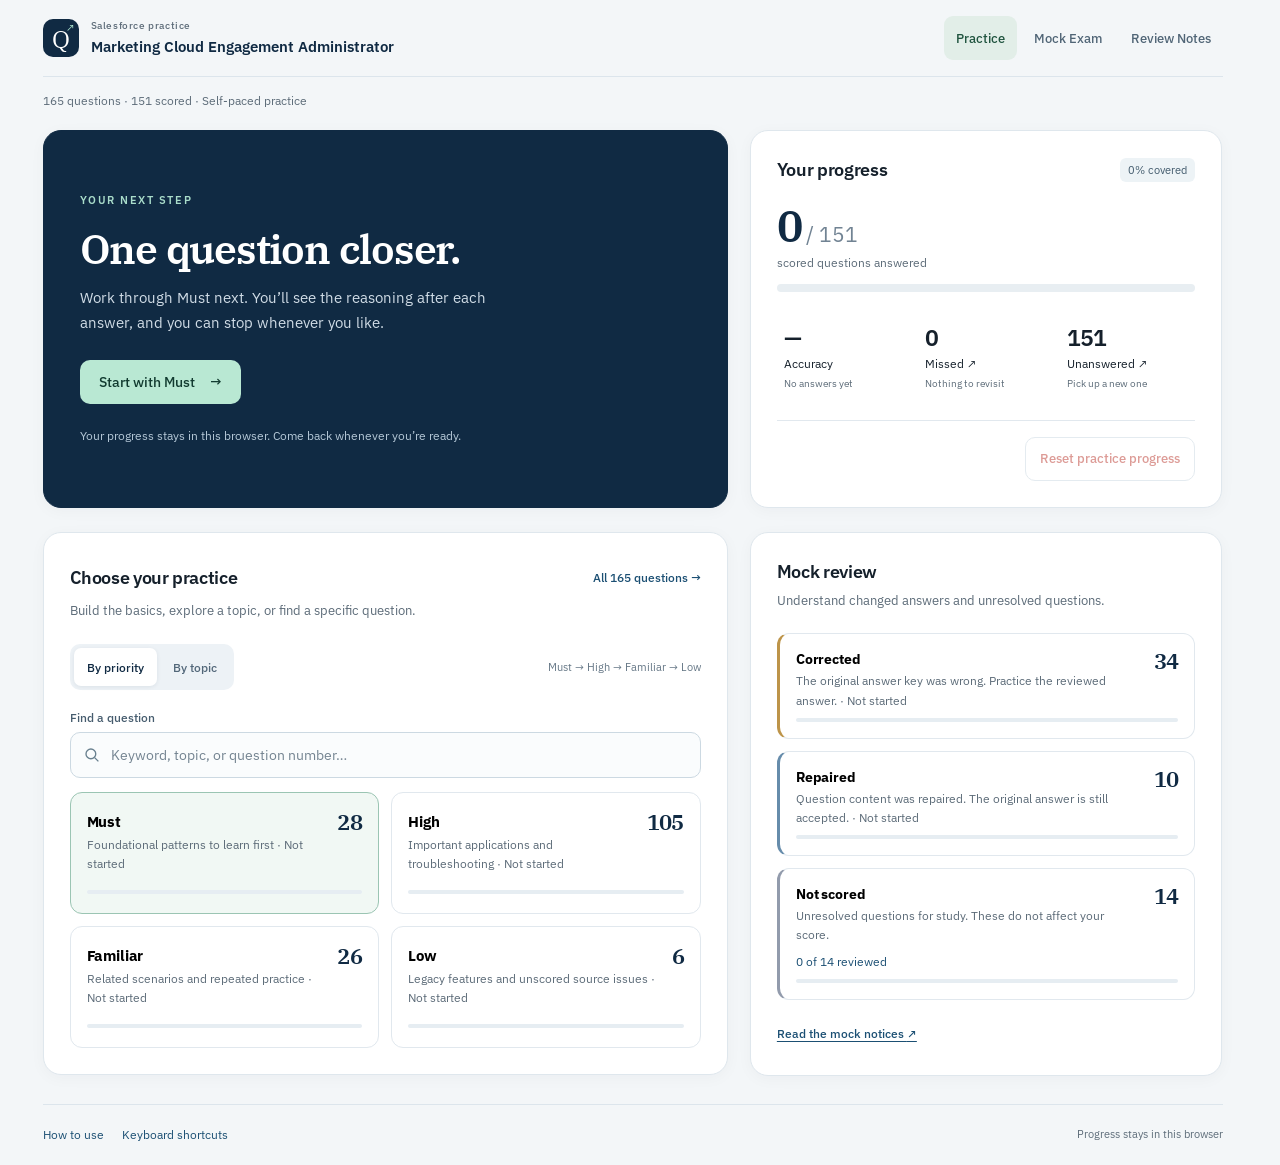
<file: salesforce-certified-marketing-cloud-engagement-administrator/index.html>
<!DOCTYPE html>
<html lang="en">
<head>
  <meta charset="UTF-8">
  <meta name="viewport" content="width=device-width, initial-scale=1">
  <title>Marketing Cloud Engagement Administrator practice</title>
  <link rel="preconnect" href="https://fonts.googleapis.com">
  <link rel="preconnect" href="https://fonts.gstatic.com" crossorigin>
  <link href="https://fonts.googleapis.com/css2?family=IBM+Plex+Sans:wght@400;500;600&family=IBM+Plex+Serif:wght@500;600&display=swap" rel="stylesheet">
  <link rel="stylesheet" href="../quiz/css/styles.css">
</head>
<body>
  <div id="app">
    <div class="wrap"><section class="card empty">
      <h1>Loading quiz…</h1>
      <p>If this message remains, keep this quiz folder beside the shared <code>quiz</code> folder so the script can load.</p>
      <noscript><p>Enable JavaScript to use the quiz.</p></noscript>
    </section></div>
  </div>
  <script src="quiz.js"></script>
  <script src="questions.js"></script>
  <script src="../quiz/js/core/model.js"></script>
  <script src="../quiz/js/core/storage.js"></script>
  <script src="../quiz/js/core/exam.js"></script>
  <script src="../quiz/js/ui/content.js"></script>
  <script src="../quiz/js/ui/navigation.js"></script>
  <script src="../quiz/js/ui/screens.js"></script>
  <script src="../quiz/js/ui/events.js"></script>
  <script src="../quiz/js/app.js"></script>
</body>
</html>
</file>
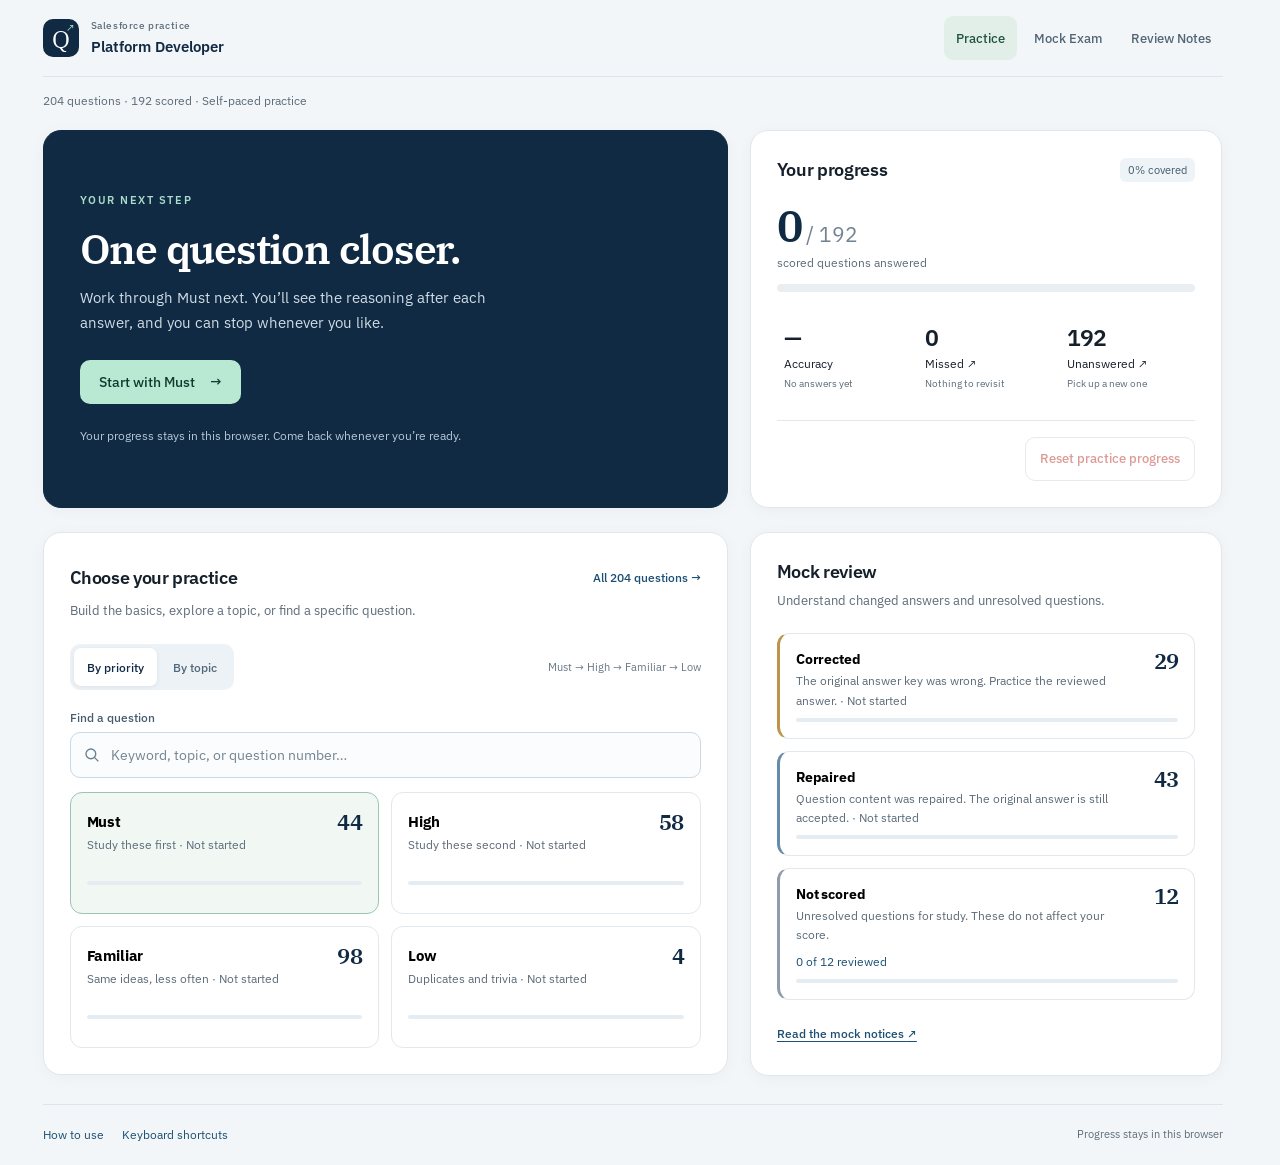
<file: salesforce-certified-platform-developer/index.html>
<!DOCTYPE html>
<html lang="en">
<head>
  <meta charset="UTF-8">
  <meta name="viewport" content="width=device-width, initial-scale=1">
  <title>Practice</title>
  <link rel="preconnect" href="https://fonts.googleapis.com">
  <link rel="preconnect" href="https://fonts.gstatic.com" crossorigin>
  <link href="https://fonts.googleapis.com/css2?family=IBM+Plex+Sans:wght@400;500;600&family=IBM+Plex+Serif:wght@500;600&display=swap" rel="stylesheet">
  <link rel="stylesheet" href="../quiz/css/styles.css">
</head>
<body>
  <div id="app">
    <div class="wrap"><section class="card empty">
      <h1>Loading quiz…</h1>
      <p>If this message remains, keep this quiz folder beside the shared <code>quiz</code> folder so the script can load.</p>
      <noscript><p>Enable JavaScript to use the quiz.</p></noscript>
    </section></div>
  </div>
  <script src="quiz.js"></script>
  <script src="questions.js"></script>
  <script src="../quiz/js/core/model.js"></script>
  <script src="../quiz/js/core/storage.js"></script>
  <script src="../quiz/js/core/exam.js"></script>
  <script src="../quiz/js/ui/content.js"></script>
  <script src="../quiz/js/ui/navigation.js"></script>
  <script src="../quiz/js/ui/screens.js"></script>
  <script src="../quiz/js/ui/events.js"></script>
  <script src="../quiz/js/app.js"></script>
</body>
</html>
</file>
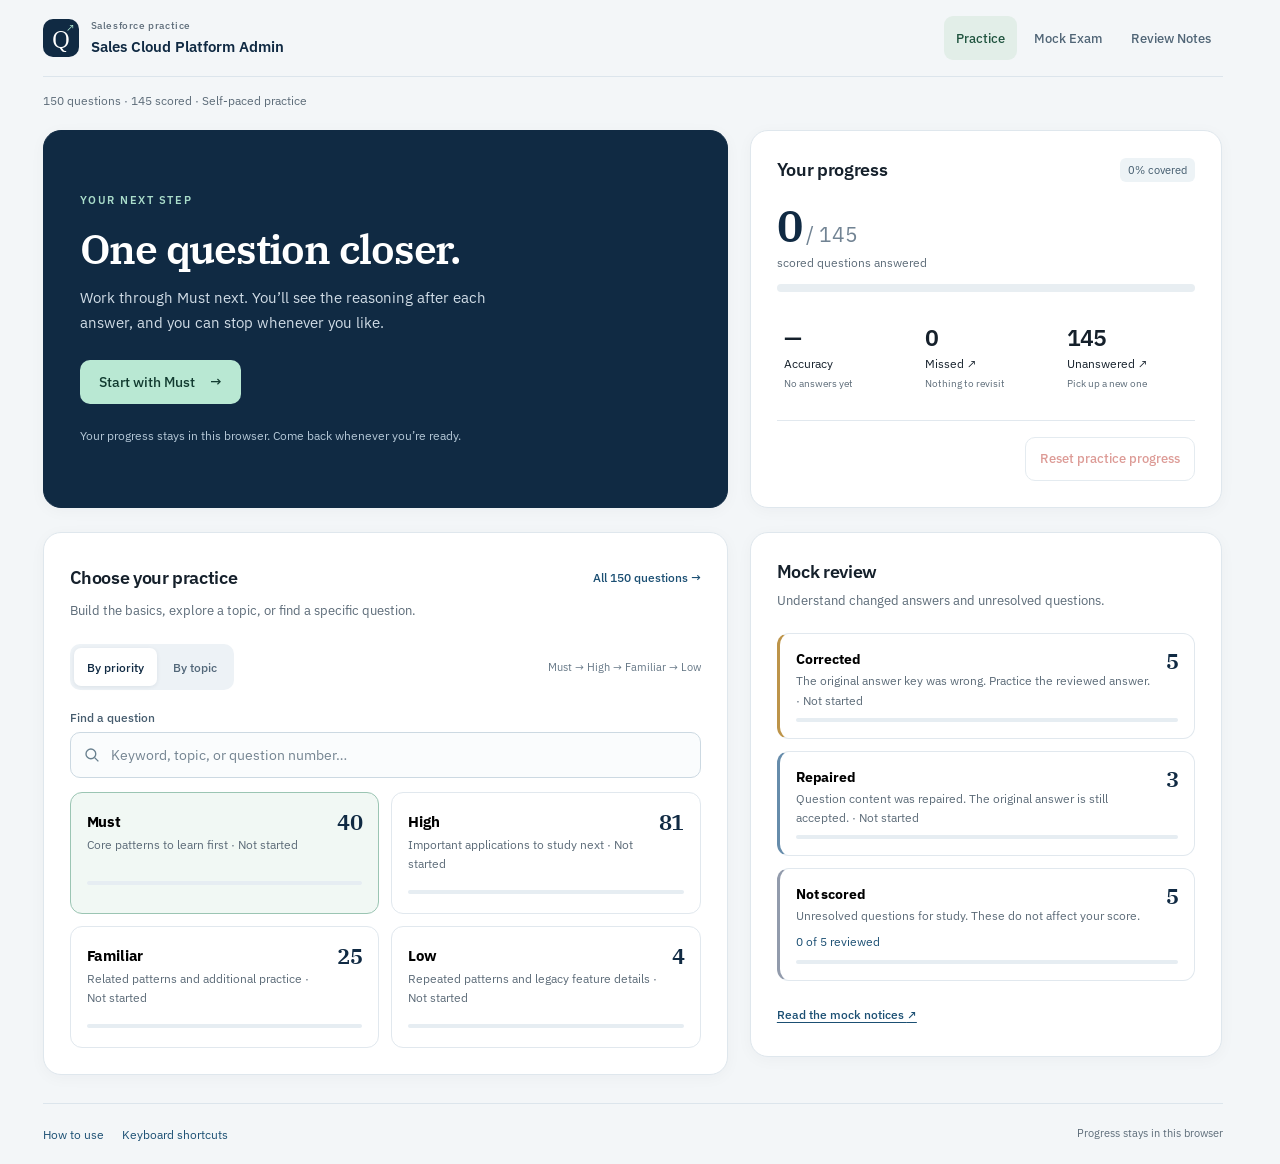
<file: salesforce-sales-cloud-platform-admin/index.html>
<!DOCTYPE html>
<html lang="en">
<head>
  <meta charset="UTF-8">
  <meta name="viewport" content="width=device-width, initial-scale=1">
  <title>Sales Cloud Platform Admin practice</title>
  <link rel="preconnect" href="https://fonts.googleapis.com">
  <link rel="preconnect" href="https://fonts.gstatic.com" crossorigin>
  <link href="https://fonts.googleapis.com/css2?family=IBM+Plex+Sans:wght@400;500;600&family=IBM+Plex+Serif:wght@500;600&display=swap" rel="stylesheet">
  <link rel="stylesheet" href="../quiz/css/styles.css">
</head>
<body>
  <div id="app">
    <div class="wrap"><section class="card empty">
      <h1>Loading quiz…</h1>
      <p>If this message remains, keep this quiz folder beside the shared <code>quiz</code> folder so the script can load.</p>
      <noscript><p>Enable JavaScript to use the quiz.</p></noscript>
    </section></div>
  </div>
  <script src="quiz.js"></script>
  <script src="questions.js"></script>
  <script src="../quiz/js/core/model.js"></script>
  <script src="../quiz/js/core/storage.js"></script>
  <script src="../quiz/js/core/exam.js"></script>
  <script src="../quiz/js/ui/content.js"></script>
  <script src="../quiz/js/ui/navigation.js"></script>
  <script src="../quiz/js/ui/screens.js"></script>
  <script src="../quiz/js/ui/events.js"></script>
  <script src="../quiz/js/app.js"></script>
</body>
</html>
</file>
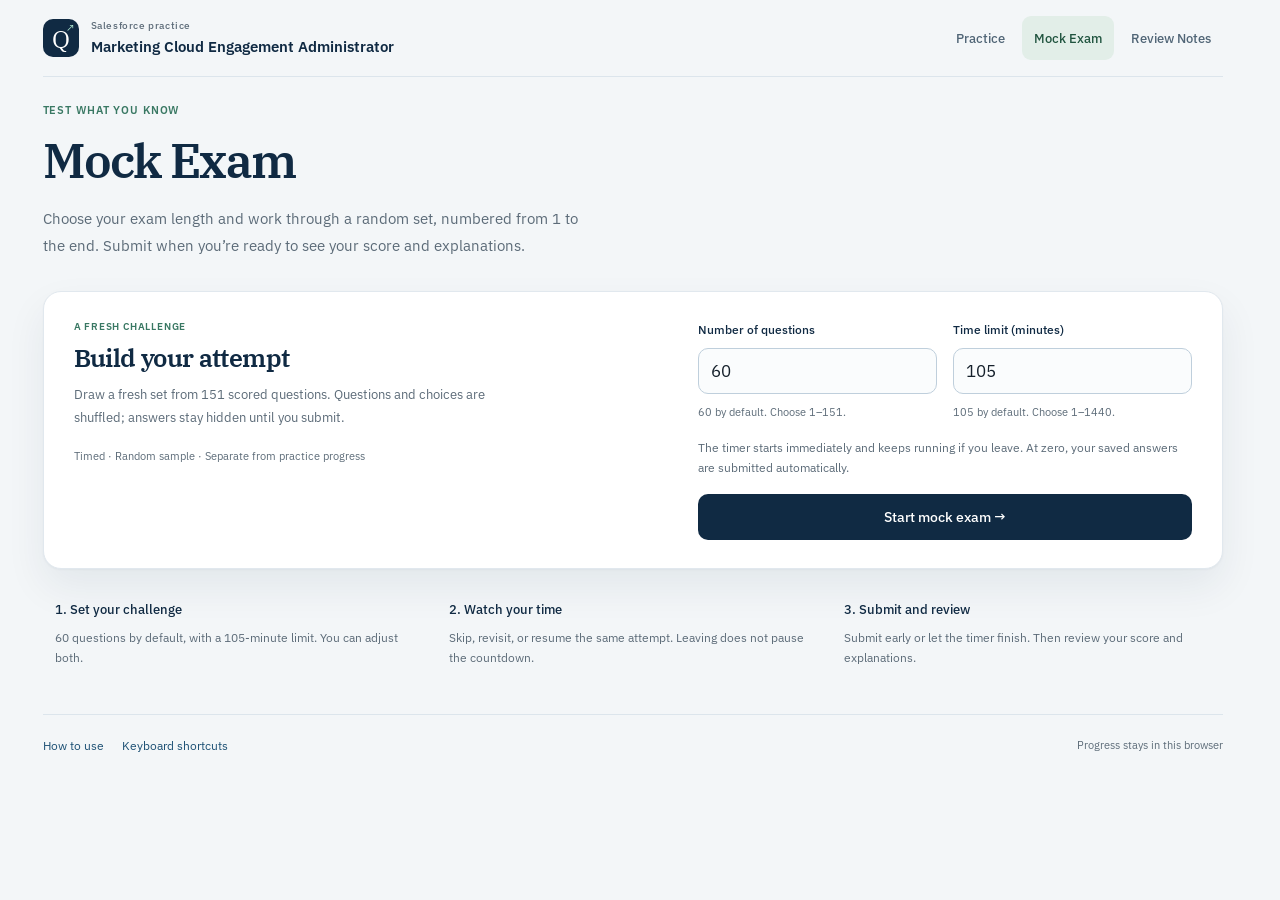
<file: salesforce-certified-marketing-cloud-engagement-administrator/exam.html>
<!DOCTYPE html>
<html lang="en">
<head>
  <meta charset="UTF-8">
  <meta name="viewport" content="width=device-width, initial-scale=1">
  <title>Mock Exam — Marketing Cloud Engagement Administrator</title>
  <link rel="preconnect" href="https://fonts.googleapis.com">
  <link rel="preconnect" href="https://fonts.gstatic.com" crossorigin>
  <link href="https://fonts.googleapis.com/css2?family=IBM+Plex+Sans:wght@400;500;600&family=IBM+Plex+Serif:wght@500;600&display=swap" rel="stylesheet">
  <link rel="stylesheet" href="../quiz/css/styles.css">
</head>
<body data-quiz-page="exam">
  <div id="app">
    <div class="wrap"><section class="card empty">
      <h1>Loading mock exam…</h1>
      <p>If this message remains, keep this quiz folder beside the shared <code>quiz</code> folder so the script can load.</p>
      <noscript><p>Enable JavaScript to use the quiz.</p></noscript>
    </section></div>
  </div>
  <script src="quiz.js"></script>
  <script src="questions.js"></script>
  <script src="../quiz/js/core/model.js"></script>
  <script src="../quiz/js/core/storage.js"></script>
  <script src="../quiz/js/core/exam.js"></script>
  <script src="../quiz/js/ui/content.js"></script>
  <script src="../quiz/js/ui/navigation.js"></script>
  <script src="../quiz/js/ui/screens.js"></script>
  <script src="../quiz/js/ui/events.js"></script>
  <script src="../quiz/js/app.js"></script>
</body>
</html>
</file>
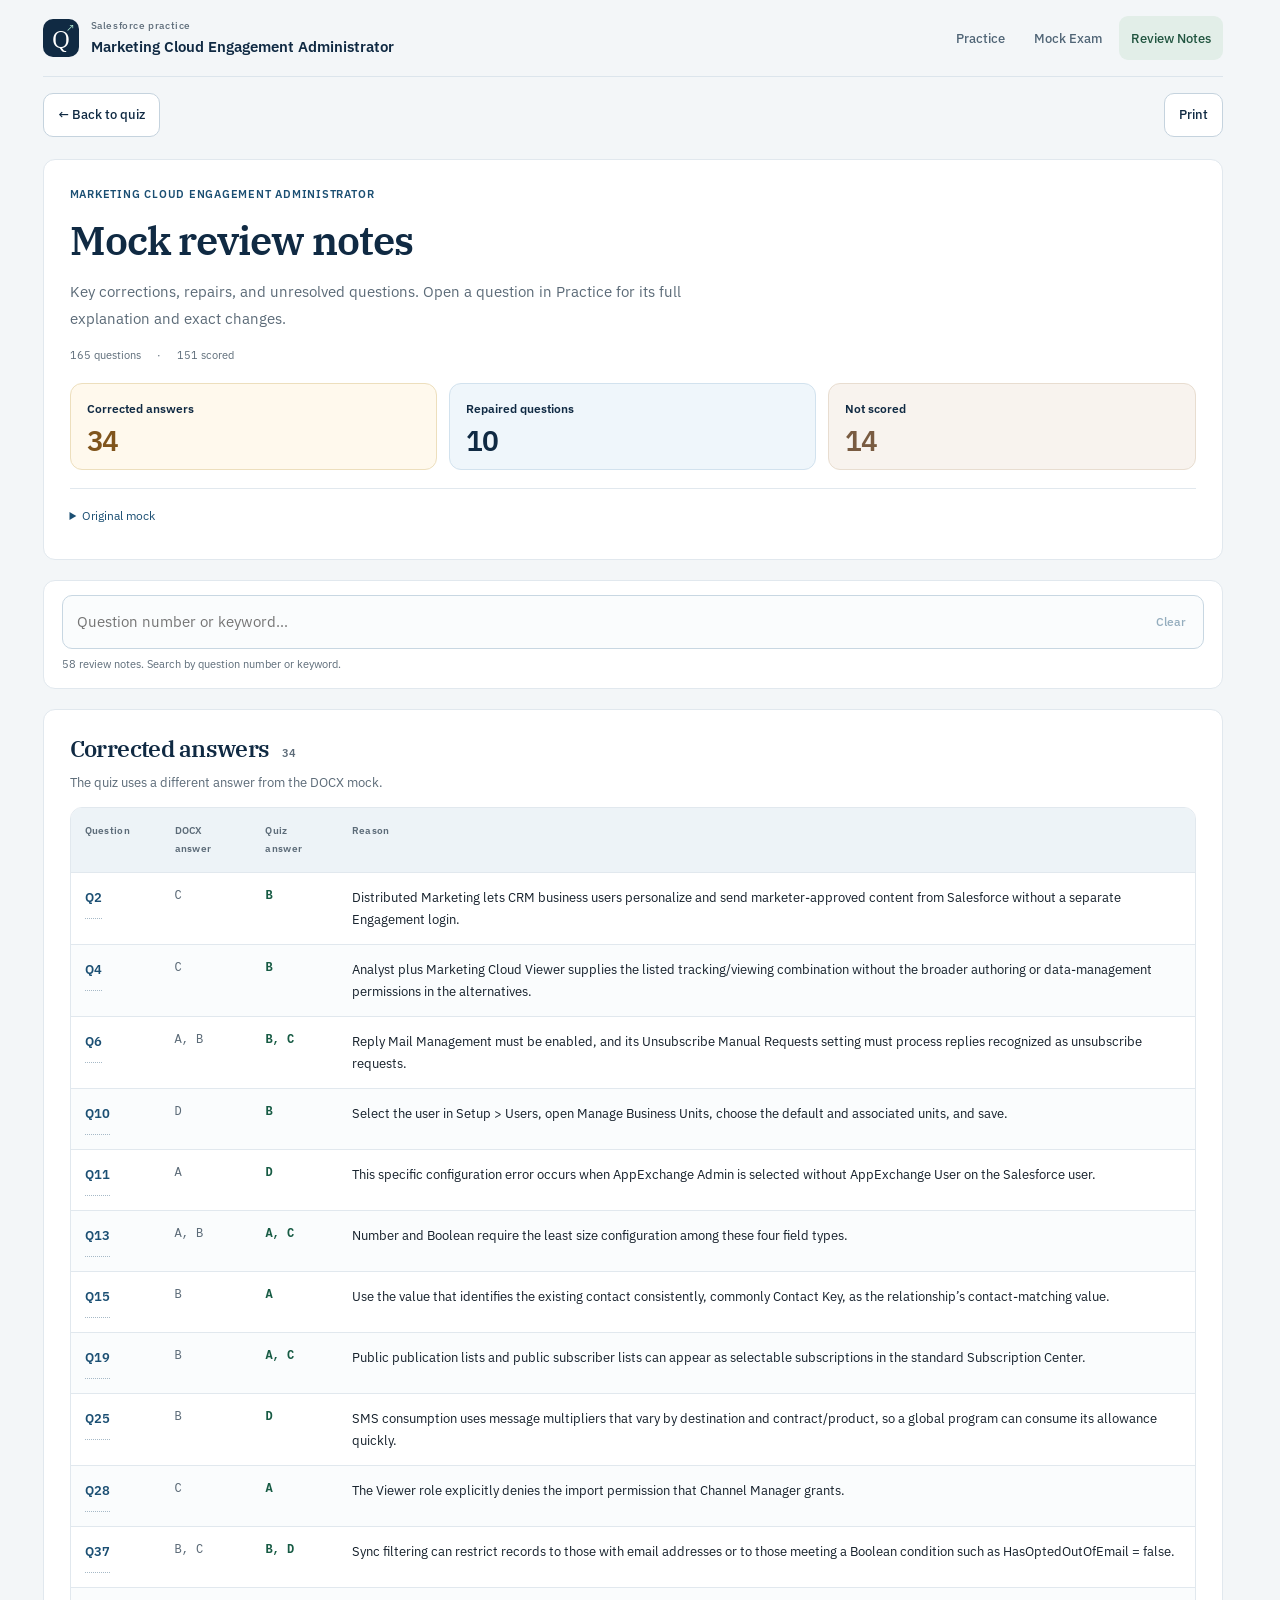
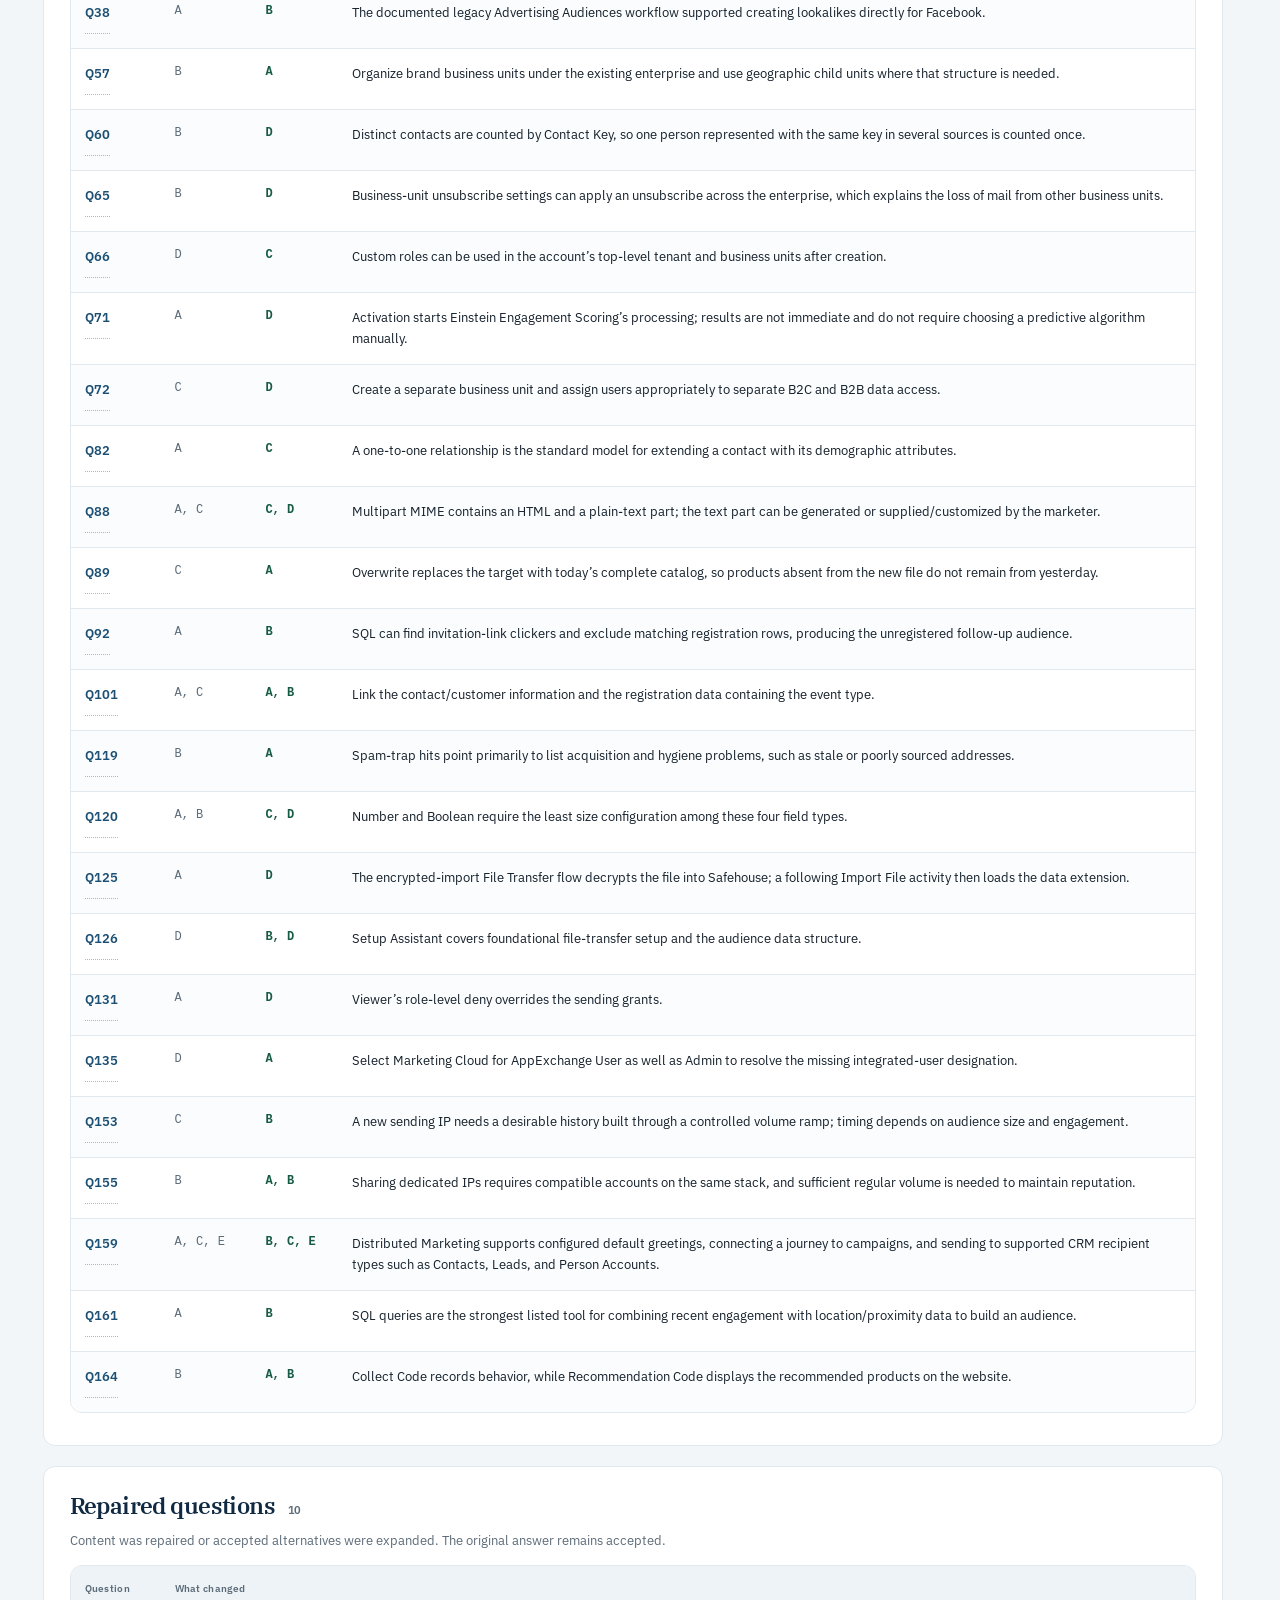
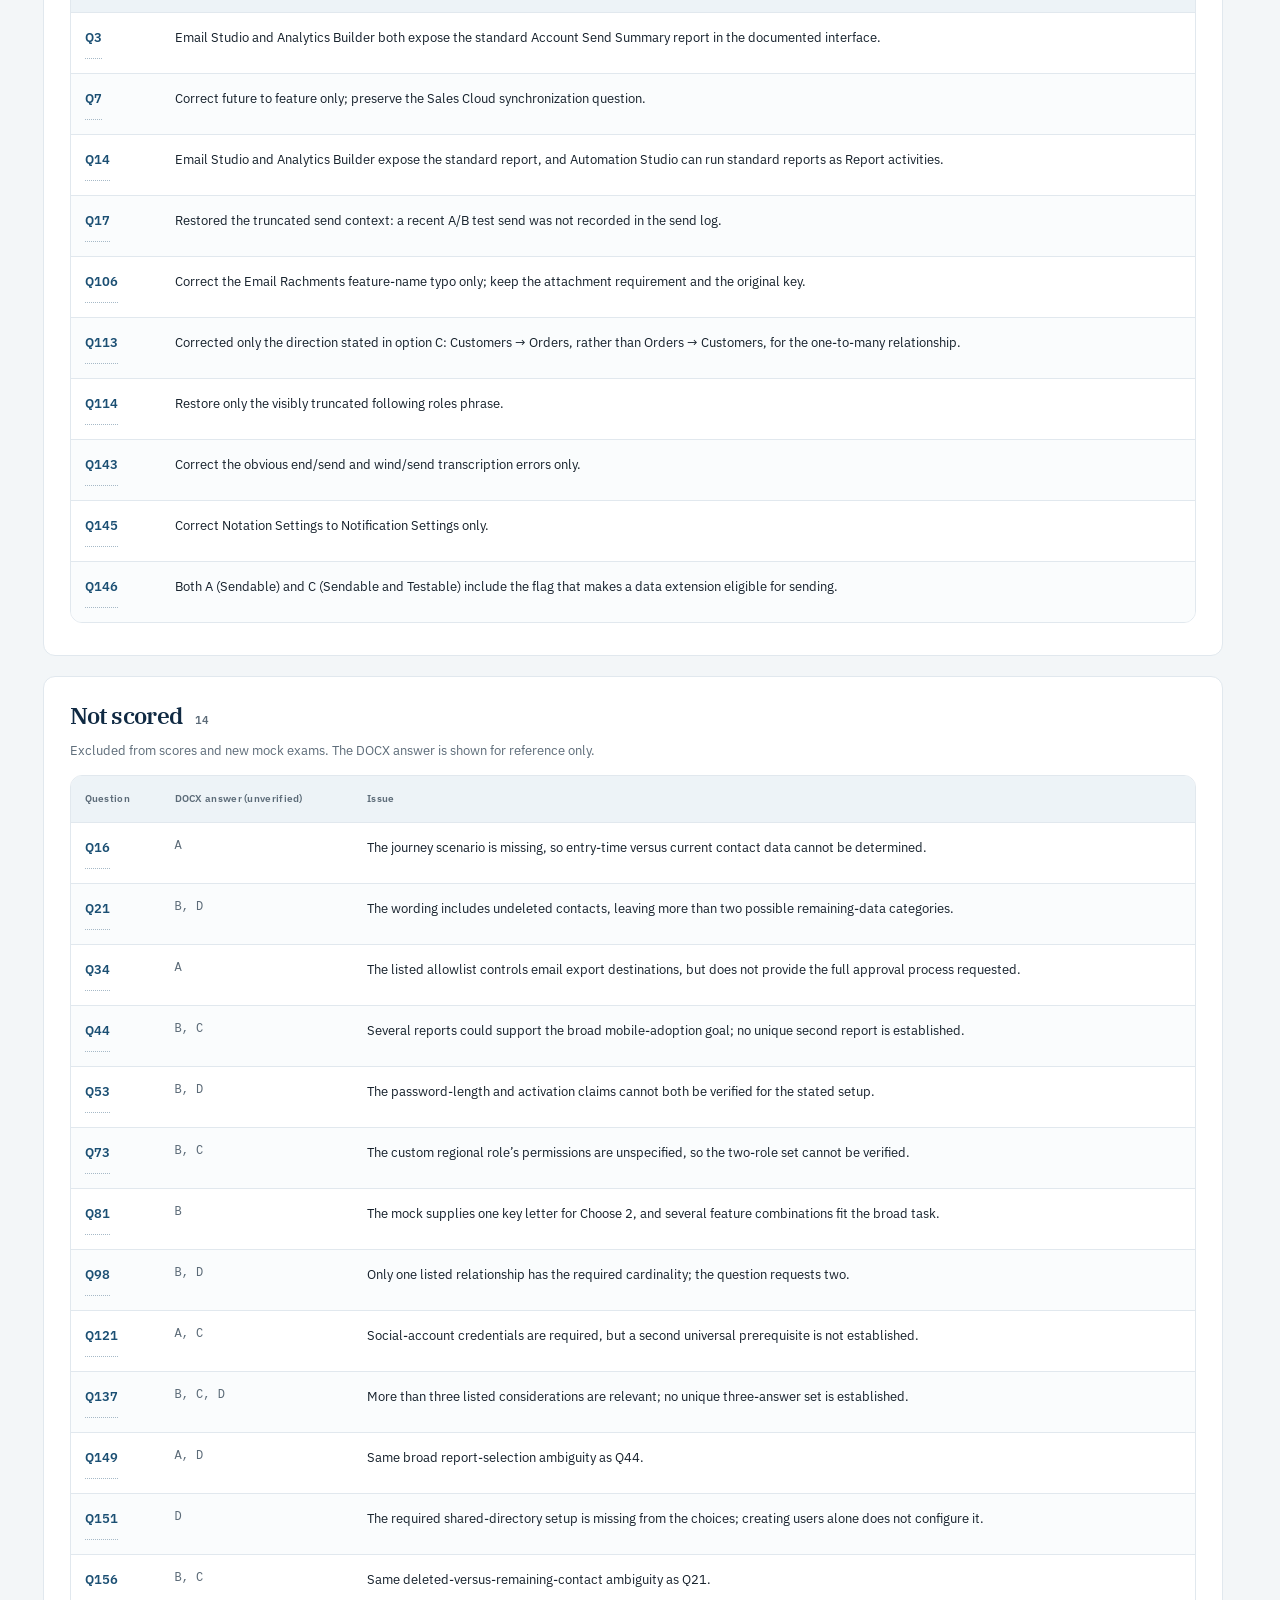
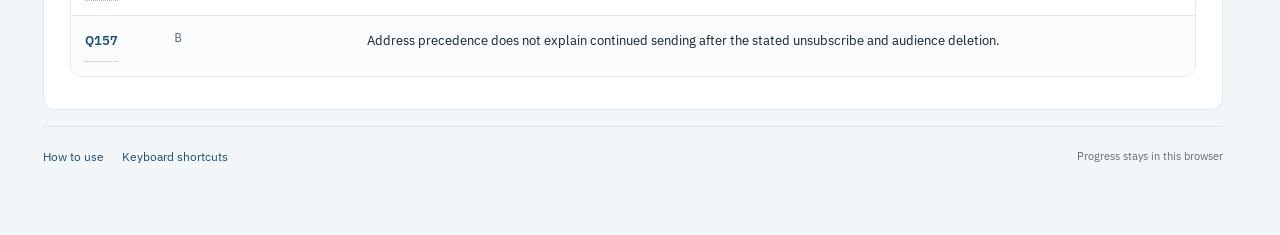
<file: salesforce-certified-marketing-cloud-engagement-administrator/notice.html>
<!DOCTYPE html>
<html lang="en">
<head>
  <meta charset="UTF-8">
  <meta name="viewport" content="width=device-width, initial-scale=1">
  <title>Mock notices — Marketing Cloud Engagement Administrator</title>
  <link rel="preconnect" href="https://fonts.googleapis.com">
  <link rel="preconnect" href="https://fonts.gstatic.com" crossorigin>
  <link href="https://fonts.googleapis.com/css2?family=IBM+Plex+Sans:wght@400;500;600&amp;family=IBM+Plex+Serif:wght@500;600&amp;display=swap" rel="stylesheet">
  <link rel="stylesheet" href="../quiz/css/styles.css">
  <link rel="stylesheet" href="../quiz/css/notice.css">
</head>

<body class="notice-page notice-compact">
<a class="notice-skip" href="#notice-overview">Skip to review notes</a>
<div class="wrap notice-shell">
  <div data-site-header></div>
  <div class="notice-header"><a class="ghost nav-control notice-back" href="index.html">← Back to quiz</a><button type="button" class="ghost nav-control" data-notice-print hidden>Print</button></div>
  <main class="notice-article">
    <header class="notice-hero" id="notice-overview" tabindex="-1" aria-labelledby="mock-review-title">
      <p class="notice-kicker">Marketing Cloud Engagement Administrator</p>
      <h1 id="mock-review-title">Mock review notes</h1>
      <p class="notice-intro">Key corrections, repairs, and unresolved questions. Open a question in Practice for its full explanation and exact changes.</p>
      <div class="notice-meta"><span>165 questions</span><span>151 scored</span></div>
      <nav class="notice-summary" aria-label="Review categories"><a class="notice-stat corrected" href="#incorrect-answer-keys" data-review-count="corrected"><span class="notice-stat-top">Corrected answers</span><strong>34</strong></a>
<a class="notice-stat repaired" href="#wording-options-code-and-assumptions" data-review-count="repaired"><span class="notice-stat-top">Repaired questions</span><strong>10</strong></a>
<a class="notice-stat ungraded" href="#not-scored" data-review-count="ungraded"><span class="notice-stat-top">Not scored</span><strong>14</strong></a></nav>
      <details class="notice-about"><summary>Original mock</summary><div><p><a href="Salesforce Certified Marketing Cloud Engagement Administrator Mock.docx">Salesforce Certified Marketing Cloud Engagement Administrator Mock.docx</a>. Original question numbers and DOCX answers are preserved.</p></div></details>
    </header>
    <section class="notice-tools" aria-label="Find a review note" data-notice-tools hidden>
      <form class="notice-search-form" role="search"><label for="notice-search" class="sr-only">Search review notes</label><div class="notice-search-field"><input id="notice-search" type="search" placeholder="Question number or keyword…" autocomplete="off" aria-describedby="notice-search-status"><button type="button" class="quiet" data-notice-clear disabled>Clear</button></div></form>
      <p class="notice-search-status" id="notice-search-status" role="status" aria-live="polite"></p>
      <p class="notice-search-empty" hidden>No matching review notes. Try another question number or keyword.</p>
    </section>
<section class="notice-section corrected" aria-labelledby="incorrect-answer-keys" data-notice-section>
<h2 id="incorrect-answer-keys">Corrected answers <span class="notice-section-count">34</span></h2>
<p>The quiz uses a different answer from the DOCX mock.</p>
<div class="notice-table" role="region" tabindex="0" aria-label="Corrected answers"><table role="table"><thead role="rowgroup"><tr role="row"><th scope="col" role="columnheader">Question</th><th scope="col" role="columnheader">DOCX answer</th><th scope="col" role="columnheader">Quiz answer</th><th scope="col" role="columnheader">Reason</th></tr></thead><tbody role="rowgroup">
<tr role="row" id="note-corrected-2" data-questions="2">
<td role="cell" data-label="Question"><a class="notice-question" href="#note-corrected-2">Q2</a></td><td role="cell" data-label="DOCX answer" class="source-key">C</td><td role="cell" data-label="Quiz answer" class="reviewed-key">B</td><td role="cell" data-label="Reason">Distributed Marketing lets CRM business users personalize and send marketer-approved content from Salesforce without a separate Engagement login.</td>
</tr>
<tr role="row" id="note-corrected-4" data-questions="4">
<td role="cell" data-label="Question"><a class="notice-question" href="#note-corrected-4">Q4</a></td><td role="cell" data-label="DOCX answer" class="source-key">C</td><td role="cell" data-label="Quiz answer" class="reviewed-key">B</td><td role="cell" data-label="Reason">Analyst plus Marketing Cloud Viewer supplies the listed tracking/viewing combination without the broader authoring or data-management permissions in the alternatives.</td>
</tr>
<tr role="row" id="note-corrected-6" data-questions="6">
<td role="cell" data-label="Question"><a class="notice-question" href="#note-corrected-6">Q6</a></td><td role="cell" data-label="DOCX answer" class="source-key">A, B</td><td role="cell" data-label="Quiz answer" class="reviewed-key">B, C</td><td role="cell" data-label="Reason">Reply Mail Management must be enabled, and its Unsubscribe Manual Requests setting must process replies recognized as unsubscribe requests.</td>
</tr>
<tr role="row" id="note-corrected-10" data-questions="10">
<td role="cell" data-label="Question"><a class="notice-question" href="#note-corrected-10">Q10</a></td><td role="cell" data-label="DOCX answer" class="source-key">D</td><td role="cell" data-label="Quiz answer" class="reviewed-key">B</td><td role="cell" data-label="Reason">Select the user in Setup &gt; Users, open Manage Business Units, choose the default and associated units, and save.</td>
</tr>
<tr role="row" id="note-corrected-11" data-questions="11">
<td role="cell" data-label="Question"><a class="notice-question" href="#note-corrected-11">Q11</a></td><td role="cell" data-label="DOCX answer" class="source-key">A</td><td role="cell" data-label="Quiz answer" class="reviewed-key">D</td><td role="cell" data-label="Reason">This specific configuration error occurs when AppExchange Admin is selected without AppExchange User on the Salesforce user.</td>
</tr>
<tr role="row" id="note-corrected-13" data-questions="13">
<td role="cell" data-label="Question"><a class="notice-question" href="#note-corrected-13">Q13</a></td><td role="cell" data-label="DOCX answer" class="source-key">A, B</td><td role="cell" data-label="Quiz answer" class="reviewed-key">A, C</td><td role="cell" data-label="Reason">Number and Boolean require the least size configuration among these four field types.</td>
</tr>
<tr role="row" id="note-corrected-15" data-questions="15">
<td role="cell" data-label="Question"><a class="notice-question" href="#note-corrected-15">Q15</a></td><td role="cell" data-label="DOCX answer" class="source-key">B</td><td role="cell" data-label="Quiz answer" class="reviewed-key">A</td><td role="cell" data-label="Reason">Use the value that identifies the existing contact consistently, commonly Contact Key, as the relationship’s contact-matching value.</td>
</tr>
<tr role="row" id="note-corrected-19" data-questions="19">
<td role="cell" data-label="Question"><a class="notice-question" href="#note-corrected-19">Q19</a></td><td role="cell" data-label="DOCX answer" class="source-key">B</td><td role="cell" data-label="Quiz answer" class="reviewed-key">A, C</td><td role="cell" data-label="Reason">Public publication lists and public subscriber lists can appear as selectable subscriptions in the standard Subscription Center.</td>
</tr>
<tr role="row" id="note-corrected-25" data-questions="25">
<td role="cell" data-label="Question"><a class="notice-question" href="#note-corrected-25">Q25</a></td><td role="cell" data-label="DOCX answer" class="source-key">B</td><td role="cell" data-label="Quiz answer" class="reviewed-key">D</td><td role="cell" data-label="Reason">SMS consumption uses message multipliers that vary by destination and contract/product, so a global program can consume its allowance quickly.</td>
</tr>
<tr role="row" id="note-corrected-28" data-questions="28">
<td role="cell" data-label="Question"><a class="notice-question" href="#note-corrected-28">Q28</a></td><td role="cell" data-label="DOCX answer" class="source-key">C</td><td role="cell" data-label="Quiz answer" class="reviewed-key">A</td><td role="cell" data-label="Reason">The Viewer role explicitly denies the import permission that Channel Manager grants.</td>
</tr>
<tr role="row" id="note-corrected-37" data-questions="37">
<td role="cell" data-label="Question"><a class="notice-question" href="#note-corrected-37">Q37</a></td><td role="cell" data-label="DOCX answer" class="source-key">B, C</td><td role="cell" data-label="Quiz answer" class="reviewed-key">B, D</td><td role="cell" data-label="Reason">Sync filtering can restrict records to those with email addresses or to those meeting a Boolean condition such as HasOptedOutOfEmail = false.</td>
</tr>
<tr role="row" id="note-corrected-38" data-questions="38">
<td role="cell" data-label="Question"><a class="notice-question" href="#note-corrected-38">Q38</a></td><td role="cell" data-label="DOCX answer" class="source-key">A</td><td role="cell" data-label="Quiz answer" class="reviewed-key">B</td><td role="cell" data-label="Reason">The documented legacy Advertising Audiences workflow supported creating lookalikes directly for Facebook.</td>
</tr>
<tr role="row" id="note-corrected-57" data-questions="57">
<td role="cell" data-label="Question"><a class="notice-question" href="#note-corrected-57">Q57</a></td><td role="cell" data-label="DOCX answer" class="source-key">B</td><td role="cell" data-label="Quiz answer" class="reviewed-key">A</td><td role="cell" data-label="Reason">Organize brand business units under the existing enterprise and use geographic child units where that structure is needed.</td>
</tr>
<tr role="row" id="note-corrected-60" data-questions="60">
<td role="cell" data-label="Question"><a class="notice-question" href="#note-corrected-60">Q60</a></td><td role="cell" data-label="DOCX answer" class="source-key">B</td><td role="cell" data-label="Quiz answer" class="reviewed-key">D</td><td role="cell" data-label="Reason">Distinct contacts are counted by Contact Key, so one person represented with the same key in several sources is counted once.</td>
</tr>
<tr role="row" id="note-corrected-65" data-questions="65">
<td role="cell" data-label="Question"><a class="notice-question" href="#note-corrected-65">Q65</a></td><td role="cell" data-label="DOCX answer" class="source-key">B</td><td role="cell" data-label="Quiz answer" class="reviewed-key">D</td><td role="cell" data-label="Reason">Business-unit unsubscribe settings can apply an unsubscribe across the enterprise, which explains the loss of mail from other business units.</td>
</tr>
<tr role="row" id="note-corrected-66" data-questions="66">
<td role="cell" data-label="Question"><a class="notice-question" href="#note-corrected-66">Q66</a></td><td role="cell" data-label="DOCX answer" class="source-key">D</td><td role="cell" data-label="Quiz answer" class="reviewed-key">C</td><td role="cell" data-label="Reason">Custom roles can be used in the account’s top-level tenant and business units after creation.</td>
</tr>
<tr role="row" id="note-corrected-71" data-questions="71">
<td role="cell" data-label="Question"><a class="notice-question" href="#note-corrected-71">Q71</a></td><td role="cell" data-label="DOCX answer" class="source-key">A</td><td role="cell" data-label="Quiz answer" class="reviewed-key">D</td><td role="cell" data-label="Reason">Activation starts Einstein Engagement Scoring’s processing; results are not immediate and do not require choosing a predictive algorithm manually.</td>
</tr>
<tr role="row" id="note-corrected-72" data-questions="72">
<td role="cell" data-label="Question"><a class="notice-question" href="#note-corrected-72">Q72</a></td><td role="cell" data-label="DOCX answer" class="source-key">C</td><td role="cell" data-label="Quiz answer" class="reviewed-key">D</td><td role="cell" data-label="Reason">Create a separate business unit and assign users appropriately to separate B2C and B2B data access.</td>
</tr>
<tr role="row" id="note-corrected-82" data-questions="82">
<td role="cell" data-label="Question"><a class="notice-question" href="#note-corrected-82">Q82</a></td><td role="cell" data-label="DOCX answer" class="source-key">A</td><td role="cell" data-label="Quiz answer" class="reviewed-key">C</td><td role="cell" data-label="Reason">A one-to-one relationship is the standard model for extending a contact with its demographic attributes.</td>
</tr>
<tr role="row" id="note-corrected-88" data-questions="88">
<td role="cell" data-label="Question"><a class="notice-question" href="#note-corrected-88">Q88</a></td><td role="cell" data-label="DOCX answer" class="source-key">A, C</td><td role="cell" data-label="Quiz answer" class="reviewed-key">C, D</td><td role="cell" data-label="Reason">Multipart MIME contains an HTML and a plain-text part; the text part can be generated or supplied/customized by the marketer.</td>
</tr>
<tr role="row" id="note-corrected-89" data-questions="89">
<td role="cell" data-label="Question"><a class="notice-question" href="#note-corrected-89">Q89</a></td><td role="cell" data-label="DOCX answer" class="source-key">C</td><td role="cell" data-label="Quiz answer" class="reviewed-key">A</td><td role="cell" data-label="Reason">Overwrite replaces the target with today’s complete catalog, so products absent from the new file do not remain from yesterday.</td>
</tr>
<tr role="row" id="note-corrected-92" data-questions="92">
<td role="cell" data-label="Question"><a class="notice-question" href="#note-corrected-92">Q92</a></td><td role="cell" data-label="DOCX answer" class="source-key">A</td><td role="cell" data-label="Quiz answer" class="reviewed-key">B</td><td role="cell" data-label="Reason">SQL can find invitation-link clickers and exclude matching registration rows, producing the unregistered follow-up audience.</td>
</tr>
<tr role="row" id="note-corrected-101" data-questions="101">
<td role="cell" data-label="Question"><a class="notice-question" href="#note-corrected-101">Q101</a></td><td role="cell" data-label="DOCX answer" class="source-key">A, C</td><td role="cell" data-label="Quiz answer" class="reviewed-key">A, B</td><td role="cell" data-label="Reason">Link the contact/customer information and the registration data containing the event type.</td>
</tr>
<tr role="row" id="note-corrected-119" data-questions="119">
<td role="cell" data-label="Question"><a class="notice-question" href="#note-corrected-119">Q119</a></td><td role="cell" data-label="DOCX answer" class="source-key">B</td><td role="cell" data-label="Quiz answer" class="reviewed-key">A</td><td role="cell" data-label="Reason">Spam-trap hits point primarily to list acquisition and hygiene problems, such as stale or poorly sourced addresses.</td>
</tr>
<tr role="row" id="note-corrected-120" data-questions="120">
<td role="cell" data-label="Question"><a class="notice-question" href="#note-corrected-120">Q120</a></td><td role="cell" data-label="DOCX answer" class="source-key">A, B</td><td role="cell" data-label="Quiz answer" class="reviewed-key">C, D</td><td role="cell" data-label="Reason">Number and Boolean require the least size configuration among these four field types.</td>
</tr>
<tr role="row" id="note-corrected-125" data-questions="125">
<td role="cell" data-label="Question"><a class="notice-question" href="#note-corrected-125">Q125</a></td><td role="cell" data-label="DOCX answer" class="source-key">A</td><td role="cell" data-label="Quiz answer" class="reviewed-key">D</td><td role="cell" data-label="Reason">The encrypted-import File Transfer flow decrypts the file into Safehouse; a following Import File activity then loads the data extension.</td>
</tr>
<tr role="row" id="note-corrected-126" data-questions="126">
<td role="cell" data-label="Question"><a class="notice-question" href="#note-corrected-126">Q126</a></td><td role="cell" data-label="DOCX answer" class="source-key">D</td><td role="cell" data-label="Quiz answer" class="reviewed-key">B, D</td><td role="cell" data-label="Reason">Setup Assistant covers foundational file-transfer setup and the audience data structure.</td>
</tr>
<tr role="row" id="note-corrected-131" data-questions="131">
<td role="cell" data-label="Question"><a class="notice-question" href="#note-corrected-131">Q131</a></td><td role="cell" data-label="DOCX answer" class="source-key">A</td><td role="cell" data-label="Quiz answer" class="reviewed-key">D</td><td role="cell" data-label="Reason">Viewer’s role-level deny overrides the sending grants.</td>
</tr>
<tr role="row" id="note-corrected-135" data-questions="135">
<td role="cell" data-label="Question"><a class="notice-question" href="#note-corrected-135">Q135</a></td><td role="cell" data-label="DOCX answer" class="source-key">D</td><td role="cell" data-label="Quiz answer" class="reviewed-key">A</td><td role="cell" data-label="Reason">Select Marketing Cloud for AppExchange User as well as Admin to resolve the missing integrated-user designation.</td>
</tr>
<tr role="row" id="note-corrected-153" data-questions="153">
<td role="cell" data-label="Question"><a class="notice-question" href="#note-corrected-153">Q153</a></td><td role="cell" data-label="DOCX answer" class="source-key">C</td><td role="cell" data-label="Quiz answer" class="reviewed-key">B</td><td role="cell" data-label="Reason">A new sending IP needs a desirable history built through a controlled volume ramp; timing depends on audience size and engagement.</td>
</tr>
<tr role="row" id="note-corrected-155" data-questions="155">
<td role="cell" data-label="Question"><a class="notice-question" href="#note-corrected-155">Q155</a></td><td role="cell" data-label="DOCX answer" class="source-key">B</td><td role="cell" data-label="Quiz answer" class="reviewed-key">A, B</td><td role="cell" data-label="Reason">Sharing dedicated IPs requires compatible accounts on the same stack, and sufficient regular volume is needed to maintain reputation.</td>
</tr>
<tr role="row" id="note-corrected-159" data-questions="159">
<td role="cell" data-label="Question"><a class="notice-question" href="#note-corrected-159">Q159</a></td><td role="cell" data-label="DOCX answer" class="source-key">A, C, E</td><td role="cell" data-label="Quiz answer" class="reviewed-key">B, C, E</td><td role="cell" data-label="Reason">Distributed Marketing supports configured default greetings, connecting a journey to campaigns, and sending to supported CRM recipient types such as Contacts, Leads, and Person Accounts.</td>
</tr>
<tr role="row" id="note-corrected-161" data-questions="161">
<td role="cell" data-label="Question"><a class="notice-question" href="#note-corrected-161">Q161</a></td><td role="cell" data-label="DOCX answer" class="source-key">A</td><td role="cell" data-label="Quiz answer" class="reviewed-key">B</td><td role="cell" data-label="Reason">SQL queries are the strongest listed tool for combining recent engagement with location/proximity data to build an audience.</td>
</tr>
<tr role="row" id="note-corrected-164" data-questions="164">
<td role="cell" data-label="Question"><a class="notice-question" href="#note-corrected-164">Q164</a></td><td role="cell" data-label="DOCX answer" class="source-key">B</td><td role="cell" data-label="Quiz answer" class="reviewed-key">A, B</td><td role="cell" data-label="Reason">Collect Code records behavior, while Recommendation Code displays the recommended products on the website.</td>
</tr>
</tbody></table></div><p class="notice-table-empty" hidden>No matching questions in this section.</p>
</section>
<section class="notice-section repaired" aria-labelledby="wording-options-code-and-assumptions" data-notice-section>
<h2 id="wording-options-code-and-assumptions">Repaired questions <span class="notice-section-count">10</span></h2>
<p>Content was repaired or accepted alternatives were expanded. The original answer remains accepted.</p>
<div class="notice-table" role="region" tabindex="0" aria-label="Repaired questions"><table role="table"><thead role="rowgroup"><tr role="row"><th scope="col" role="columnheader">Question</th><th scope="col" role="columnheader">What changed</th></tr></thead><tbody role="rowgroup">
<tr role="row" id="note-repaired-3" data-questions="3">
<td role="cell" data-label="Question"><a class="notice-question" href="#note-repaired-3">Q3</a></td><td role="cell" data-label="What changed">Email Studio and Analytics Builder both expose the standard Account Send Summary report in the documented interface.</td>
</tr>
<tr role="row" id="note-repaired-7" data-questions="7">
<td role="cell" data-label="Question"><a class="notice-question" href="#note-repaired-7">Q7</a></td><td role="cell" data-label="What changed">Correct future to feature only; preserve the Sales Cloud synchronization question.</td>
</tr>
<tr role="row" id="note-repaired-14" data-questions="14">
<td role="cell" data-label="Question"><a class="notice-question" href="#note-repaired-14">Q14</a></td><td role="cell" data-label="What changed">Email Studio and Analytics Builder expose the standard report, and Automation Studio can run standard reports as Report activities.</td>
</tr>
<tr role="row" id="note-repaired-17" data-questions="17">
<td role="cell" data-label="Question"><a class="notice-question" href="#note-repaired-17">Q17</a></td><td role="cell" data-label="What changed">Restored the truncated send context: a recent A/B test send was not recorded in the send log.</td>
</tr>
<tr role="row" id="note-repaired-106" data-questions="106">
<td role="cell" data-label="Question"><a class="notice-question" href="#note-repaired-106">Q106</a></td><td role="cell" data-label="What changed">Correct the Email Rachments feature-name typo only; keep the attachment requirement and the original key.</td>
</tr>
<tr role="row" id="note-repaired-113" data-questions="113">
<td role="cell" data-label="Question"><a class="notice-question" href="#note-repaired-113">Q113</a></td><td role="cell" data-label="What changed">Corrected only the direction stated in option C: Customers → Orders, rather than Orders → Customers, for the one-to-many relationship.</td>
</tr>
<tr role="row" id="note-repaired-114" data-questions="114">
<td role="cell" data-label="Question"><a class="notice-question" href="#note-repaired-114">Q114</a></td><td role="cell" data-label="What changed">Restore only the visibly truncated following roles phrase.</td>
</tr>
<tr role="row" id="note-repaired-143" data-questions="143">
<td role="cell" data-label="Question"><a class="notice-question" href="#note-repaired-143">Q143</a></td><td role="cell" data-label="What changed">Correct the obvious end/send and wind/send transcription errors only.</td>
</tr>
<tr role="row" id="note-repaired-145" data-questions="145">
<td role="cell" data-label="Question"><a class="notice-question" href="#note-repaired-145">Q145</a></td><td role="cell" data-label="What changed">Correct Notation Settings to Notification Settings only.</td>
</tr>
<tr role="row" id="note-repaired-146" data-questions="146">
<td role="cell" data-label="Question"><a class="notice-question" href="#note-repaired-146">Q146</a></td><td role="cell" data-label="What changed">Both A (Sendable) and C (Sendable and Testable) include the flag that makes a data extension eligible for sending.</td>
</tr>
</tbody></table></div><p class="notice-table-empty" hidden>No matching questions in this section.</p>
</section>
<section class="notice-section ungraded" aria-labelledby="not-scored" data-notice-section>
<h2 id="not-scored">Not scored <span class="notice-section-count">14</span></h2>
<p>Excluded from scores and new mock exams. The DOCX answer is shown for reference only.</p>
<div class="notice-table" role="region" tabindex="0" aria-label="Not scored"><table role="table"><thead role="rowgroup"><tr role="row"><th scope="col" role="columnheader">Question</th><th scope="col" role="columnheader">DOCX answer (unverified)</th><th scope="col" role="columnheader">Issue</th></tr></thead><tbody role="rowgroup">
<tr role="row" id="note-ungraded-16" data-questions="16">
<td role="cell" data-label="Question"><a class="notice-question" href="#note-ungraded-16">Q16</a></td><td role="cell" data-label="DOCX answer (unverified)" class="source-key">A</td><td role="cell" data-label="Issue">The journey scenario is missing, so entry-time versus current contact data cannot be determined.</td>
</tr>
<tr role="row" id="note-ungraded-21" data-questions="21">
<td role="cell" data-label="Question"><a class="notice-question" href="#note-ungraded-21">Q21</a></td><td role="cell" data-label="DOCX answer (unverified)" class="source-key">B, D</td><td role="cell" data-label="Issue">The wording includes undeleted contacts, leaving more than two possible remaining-data categories.</td>
</tr>
<tr role="row" id="note-ungraded-34" data-questions="34">
<td role="cell" data-label="Question"><a class="notice-question" href="#note-ungraded-34">Q34</a></td><td role="cell" data-label="DOCX answer (unverified)" class="source-key">A</td><td role="cell" data-label="Issue">The listed allowlist controls email export destinations, but does not provide the full approval process requested.</td>
</tr>
<tr role="row" id="note-ungraded-44" data-questions="44">
<td role="cell" data-label="Question"><a class="notice-question" href="#note-ungraded-44">Q44</a></td><td role="cell" data-label="DOCX answer (unverified)" class="source-key">B, C</td><td role="cell" data-label="Issue">Several reports could support the broad mobile-adoption goal; no unique second report is established.</td>
</tr>
<tr role="row" id="note-ungraded-53" data-questions="53">
<td role="cell" data-label="Question"><a class="notice-question" href="#note-ungraded-53">Q53</a></td><td role="cell" data-label="DOCX answer (unverified)" class="source-key">B, D</td><td role="cell" data-label="Issue">The password-length and activation claims cannot both be verified for the stated setup.</td>
</tr>
<tr role="row" id="note-ungraded-73" data-questions="73">
<td role="cell" data-label="Question"><a class="notice-question" href="#note-ungraded-73">Q73</a></td><td role="cell" data-label="DOCX answer (unverified)" class="source-key">B, C</td><td role="cell" data-label="Issue">The custom regional role’s permissions are unspecified, so the two-role set cannot be verified.</td>
</tr>
<tr role="row" id="note-ungraded-81" data-questions="81">
<td role="cell" data-label="Question"><a class="notice-question" href="#note-ungraded-81">Q81</a></td><td role="cell" data-label="DOCX answer (unverified)" class="source-key">B</td><td role="cell" data-label="Issue">The mock supplies one key letter for Choose 2, and several feature combinations fit the broad task.</td>
</tr>
<tr role="row" id="note-ungraded-98" data-questions="98">
<td role="cell" data-label="Question"><a class="notice-question" href="#note-ungraded-98">Q98</a></td><td role="cell" data-label="DOCX answer (unverified)" class="source-key">B, D</td><td role="cell" data-label="Issue">Only one listed relationship has the required cardinality; the question requests two.</td>
</tr>
<tr role="row" id="note-ungraded-121" data-questions="121">
<td role="cell" data-label="Question"><a class="notice-question" href="#note-ungraded-121">Q121</a></td><td role="cell" data-label="DOCX answer (unverified)" class="source-key">A, C</td><td role="cell" data-label="Issue">Social-account credentials are required, but a second universal prerequisite is not established.</td>
</tr>
<tr role="row" id="note-ungraded-137" data-questions="137">
<td role="cell" data-label="Question"><a class="notice-question" href="#note-ungraded-137">Q137</a></td><td role="cell" data-label="DOCX answer (unverified)" class="source-key">B, C, D</td><td role="cell" data-label="Issue">More than three listed considerations are relevant; no unique three-answer set is established.</td>
</tr>
<tr role="row" id="note-ungraded-149" data-questions="149">
<td role="cell" data-label="Question"><a class="notice-question" href="#note-ungraded-149">Q149</a></td><td role="cell" data-label="DOCX answer (unverified)" class="source-key">A, D</td><td role="cell" data-label="Issue">Same broad report-selection ambiguity as Q44.</td>
</tr>
<tr role="row" id="note-ungraded-151" data-questions="151">
<td role="cell" data-label="Question"><a class="notice-question" href="#note-ungraded-151">Q151</a></td><td role="cell" data-label="DOCX answer (unverified)" class="source-key">D</td><td role="cell" data-label="Issue">The required shared-directory setup is missing from the choices; creating users alone does not configure it.</td>
</tr>
<tr role="row" id="note-ungraded-156" data-questions="156">
<td role="cell" data-label="Question"><a class="notice-question" href="#note-ungraded-156">Q156</a></td><td role="cell" data-label="DOCX answer (unverified)" class="source-key">B, C</td><td role="cell" data-label="Issue">Same deleted-versus-remaining-contact ambiguity as Q21.</td>
</tr>
<tr role="row" id="note-ungraded-157" data-questions="157">
<td role="cell" data-label="Question"><a class="notice-question" href="#note-ungraded-157">Q157</a></td><td role="cell" data-label="DOCX answer (unverified)" class="source-key">B</td><td role="cell" data-label="Issue">Address precedence does not explain continued sending after the stated unsubscribe and audience deletion.</td>
</tr>
</tbody></table></div><p class="notice-table-empty" hidden>No matching questions in this section.</p>
</section>
  </main>
  <div data-site-footer></div>
</div>
<script src="../quiz/js/ui/navigation.js" defer></script>
<script src="../quiz/js/ui/notice.js" defer></script>
</body>
</html>
</file>
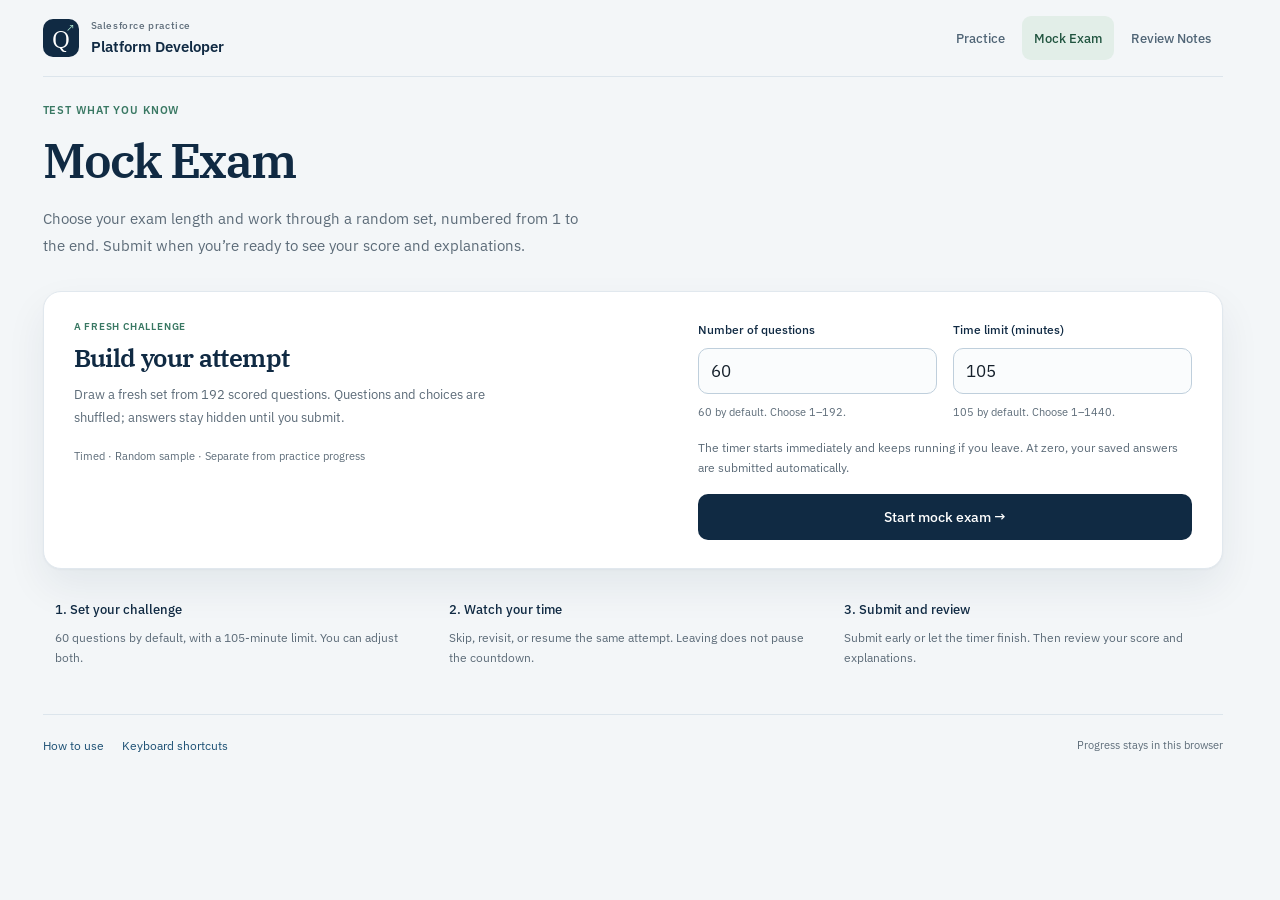
<file: salesforce-certified-platform-developer/exam.html>
<!DOCTYPE html>
<html lang="en">
<head>
  <meta charset="UTF-8">
  <meta name="viewport" content="width=device-width, initial-scale=1">
  <title>Mock Exam — Platform Developer</title>
  <link rel="preconnect" href="https://fonts.googleapis.com">
  <link rel="preconnect" href="https://fonts.gstatic.com" crossorigin>
  <link href="https://fonts.googleapis.com/css2?family=IBM+Plex+Sans:wght@400;500;600&family=IBM+Plex+Serif:wght@500;600&display=swap" rel="stylesheet">
  <link rel="stylesheet" href="../quiz/css/styles.css">
</head>
<body data-quiz-page="exam">
  <div id="app">
    <div class="wrap"><section class="card empty">
      <h1>Loading mock exam…</h1>
      <p>If this message remains, keep this quiz folder beside the shared <code>quiz</code> folder so the script can load.</p>
      <noscript><p>Enable JavaScript to use the quiz.</p></noscript>
    </section></div>
  </div>
  <script src="quiz.js"></script>
  <script src="questions.js"></script>
  <script src="../quiz/js/core/model.js"></script>
  <script src="../quiz/js/core/storage.js"></script>
  <script src="../quiz/js/core/exam.js"></script>
  <script src="../quiz/js/ui/content.js"></script>
  <script src="../quiz/js/ui/navigation.js"></script>
  <script src="../quiz/js/ui/screens.js"></script>
  <script src="../quiz/js/ui/events.js"></script>
  <script src="../quiz/js/app.js"></script>
</body>
</html>
</file>
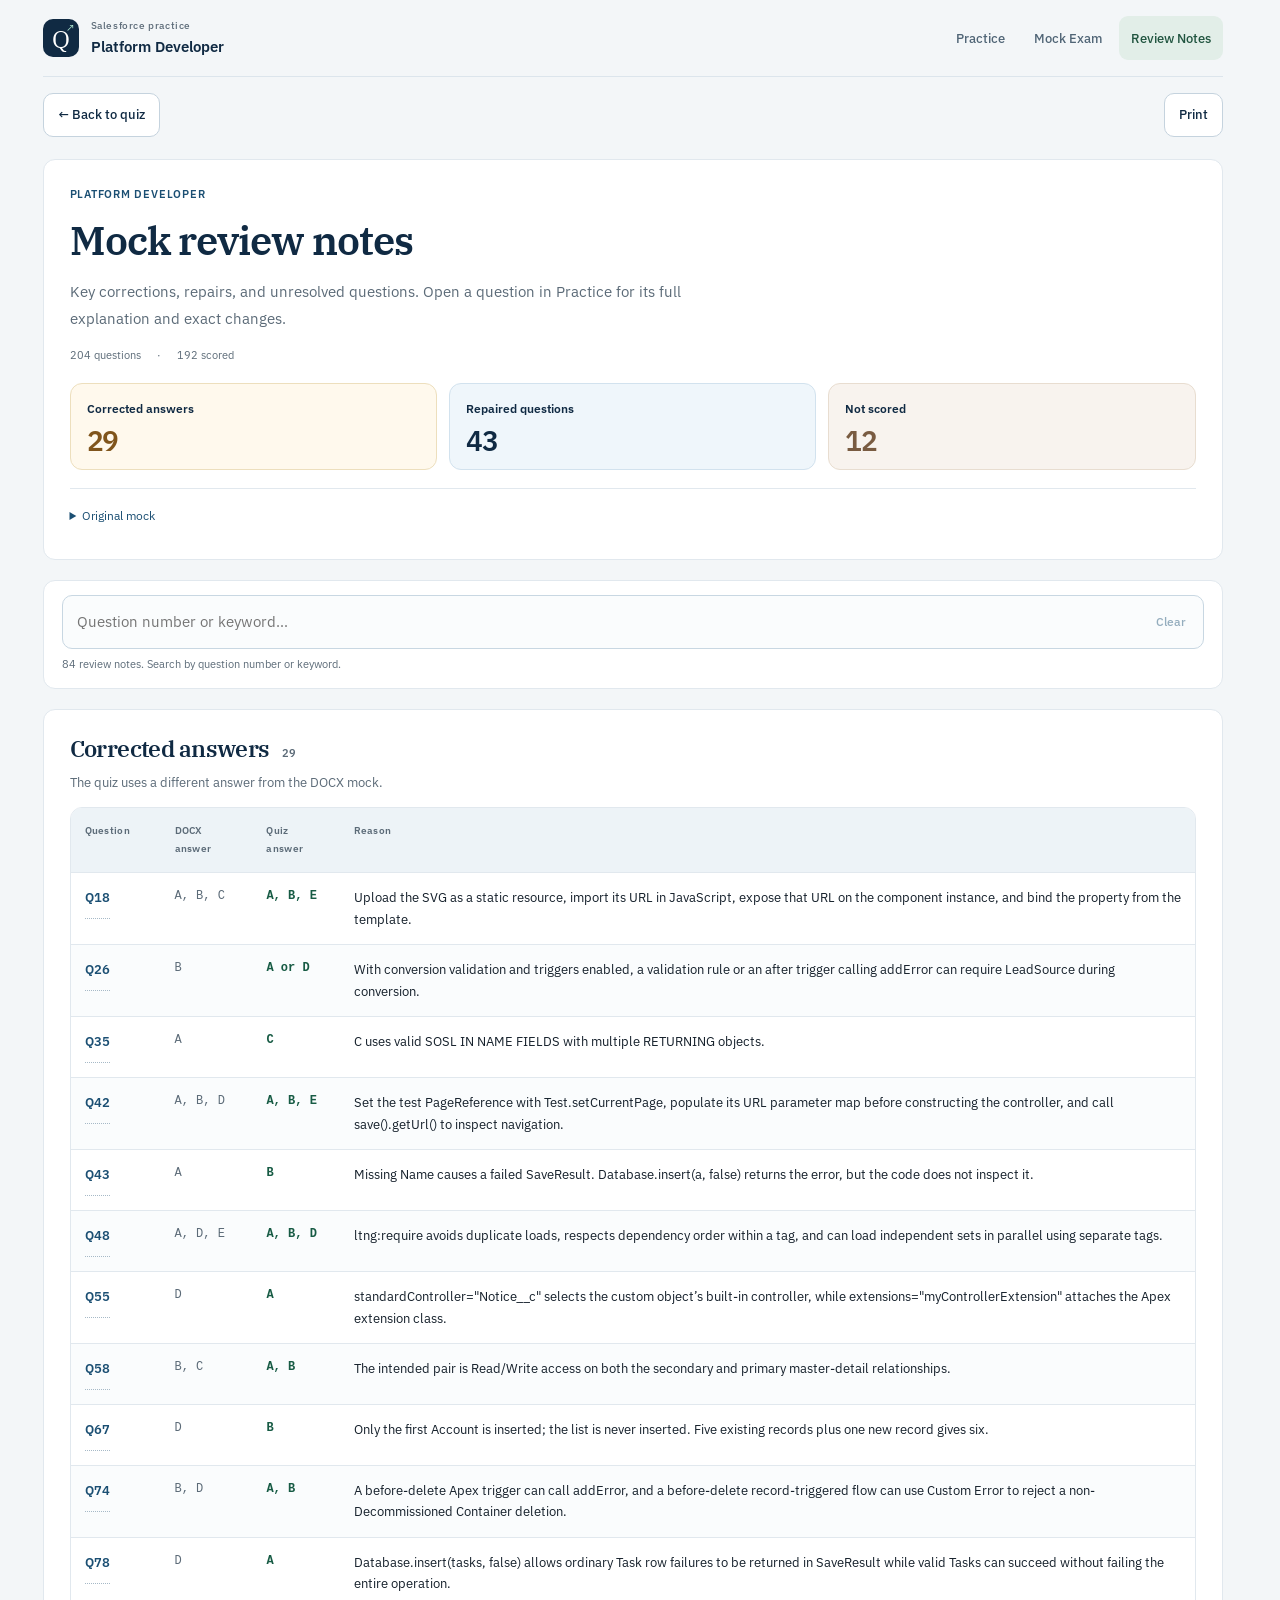
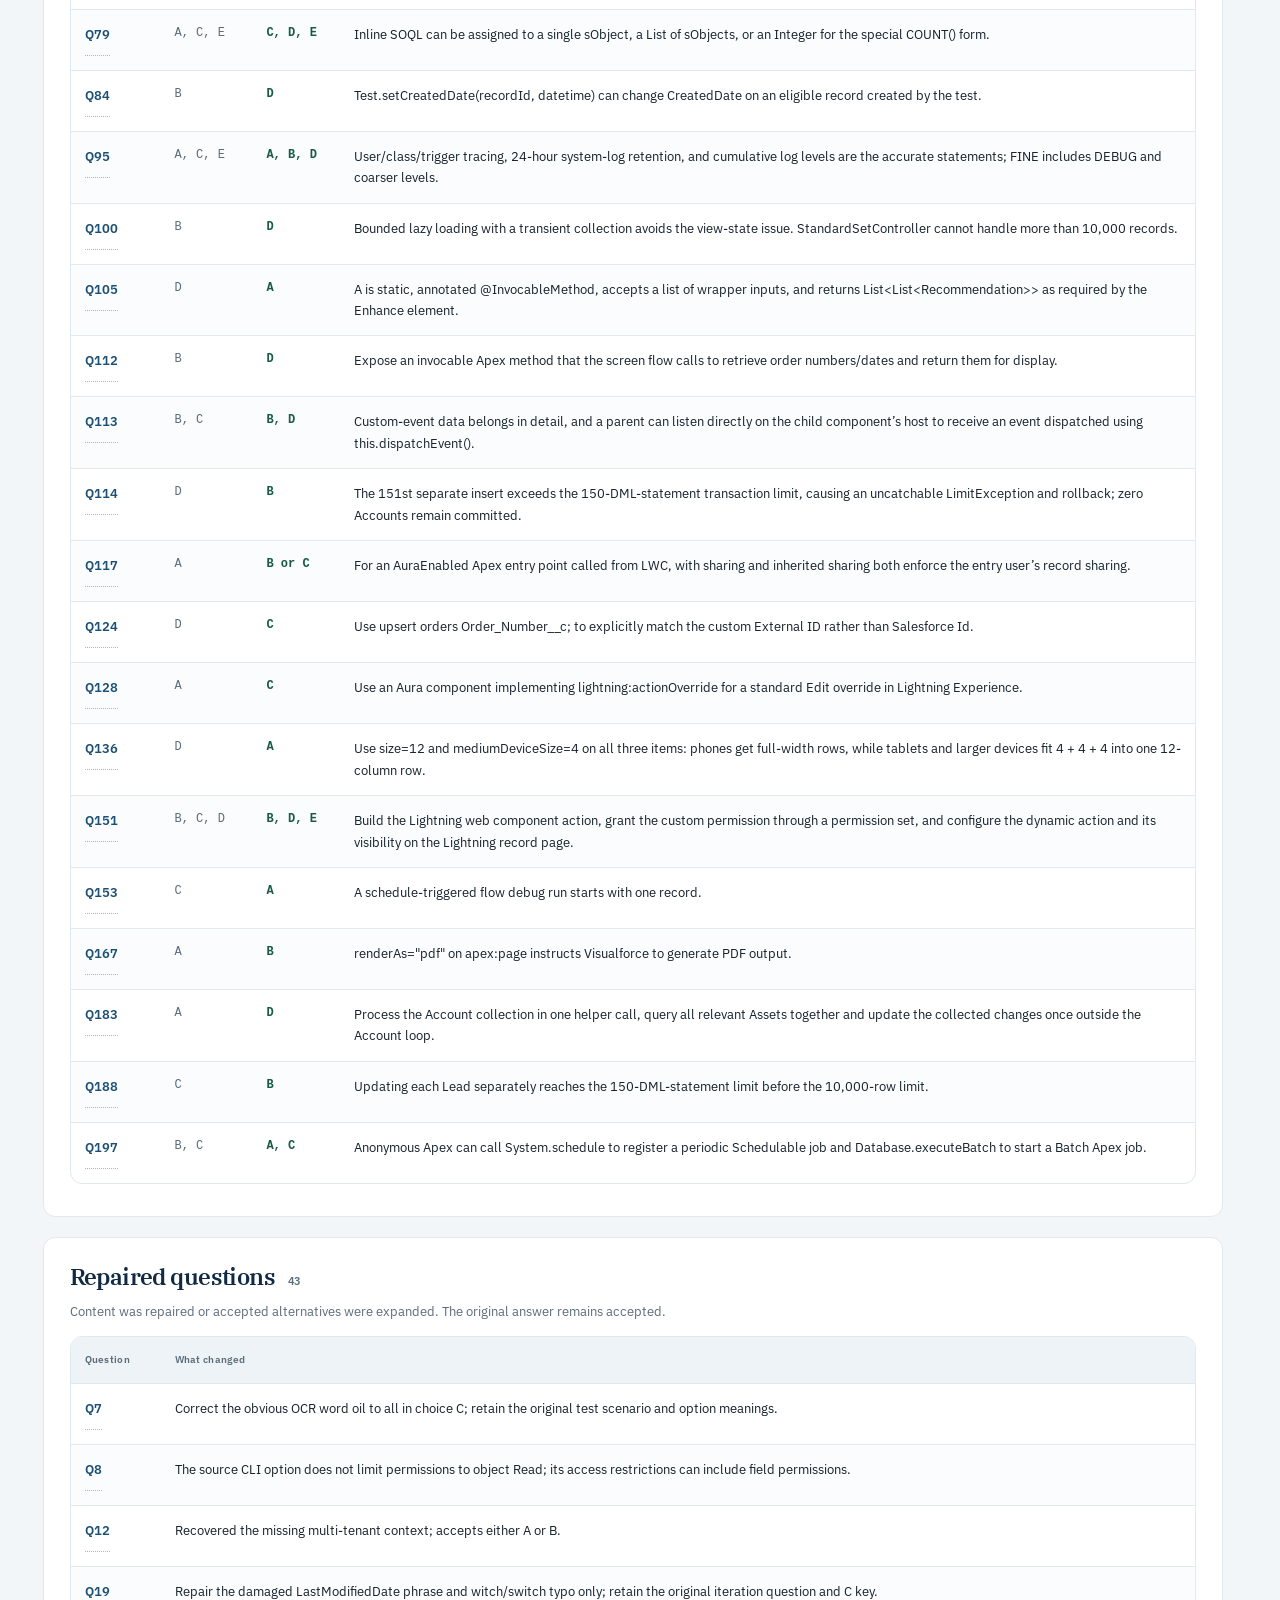
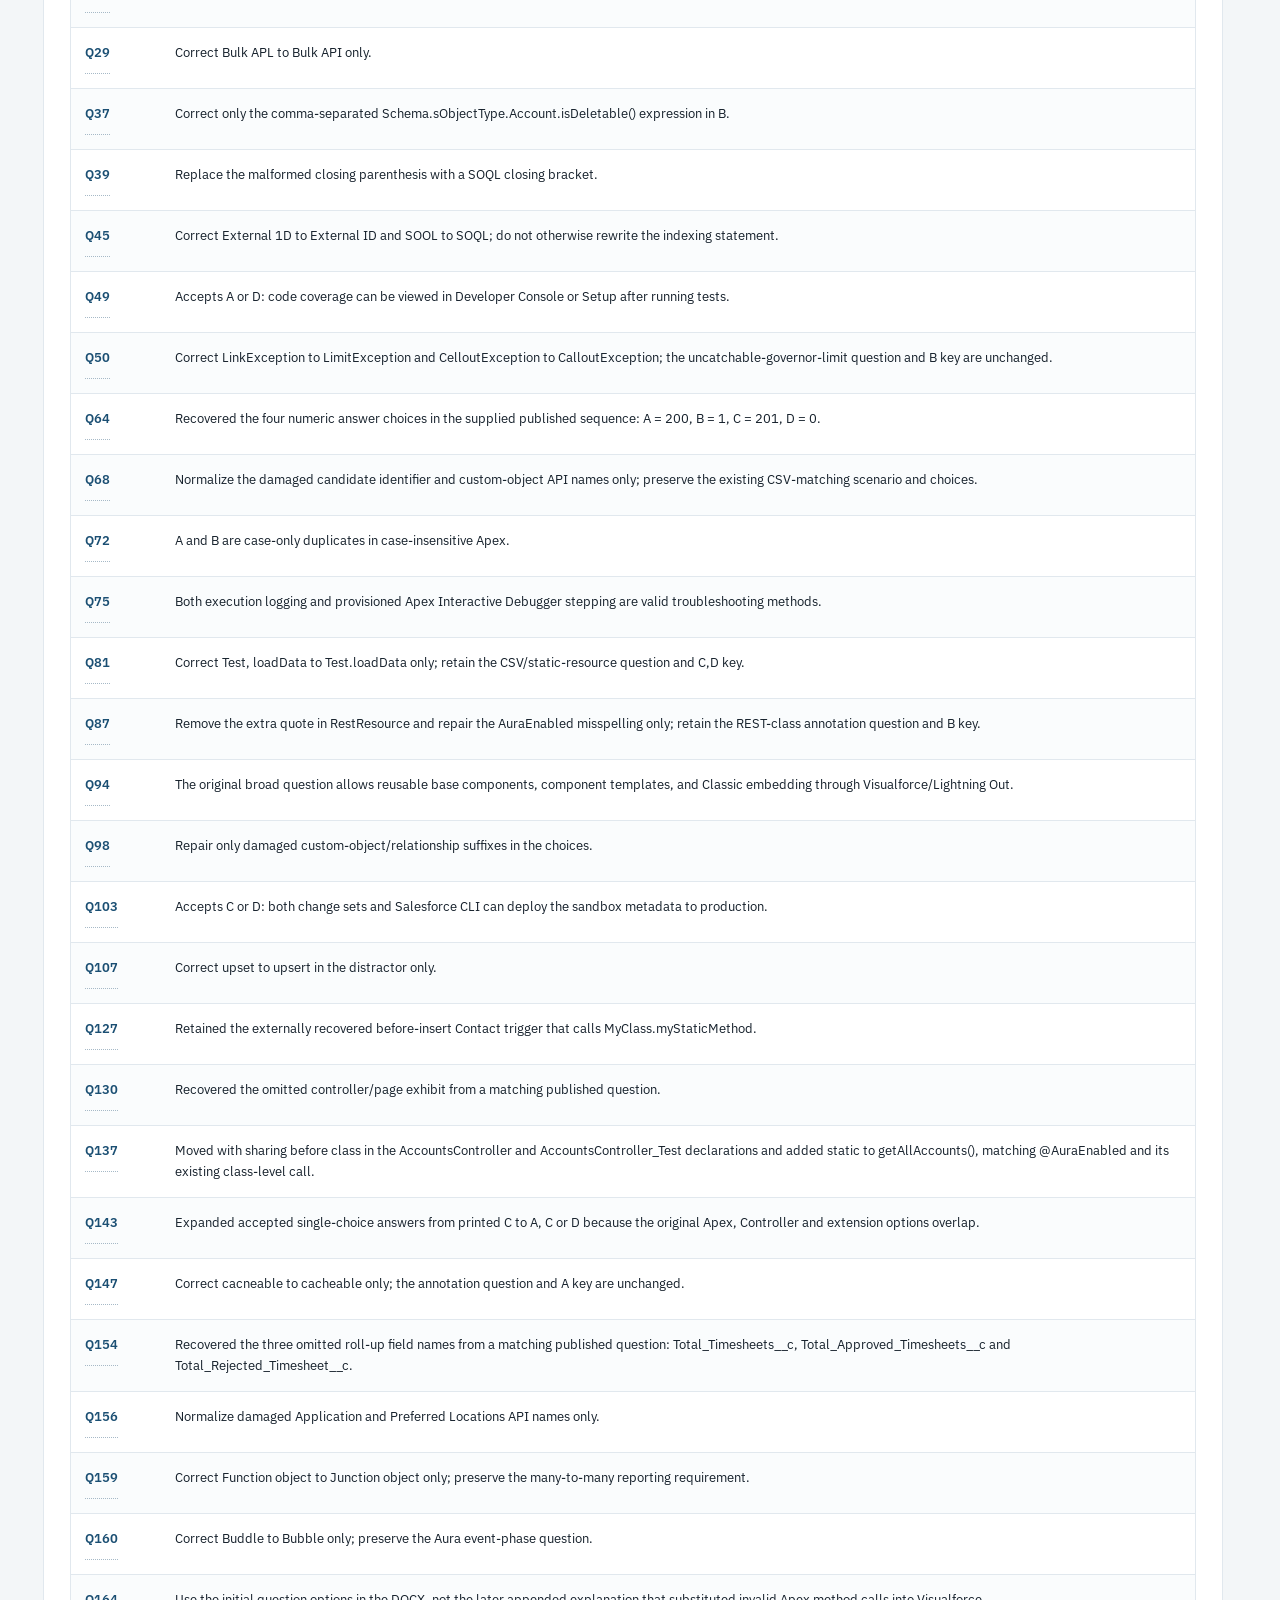
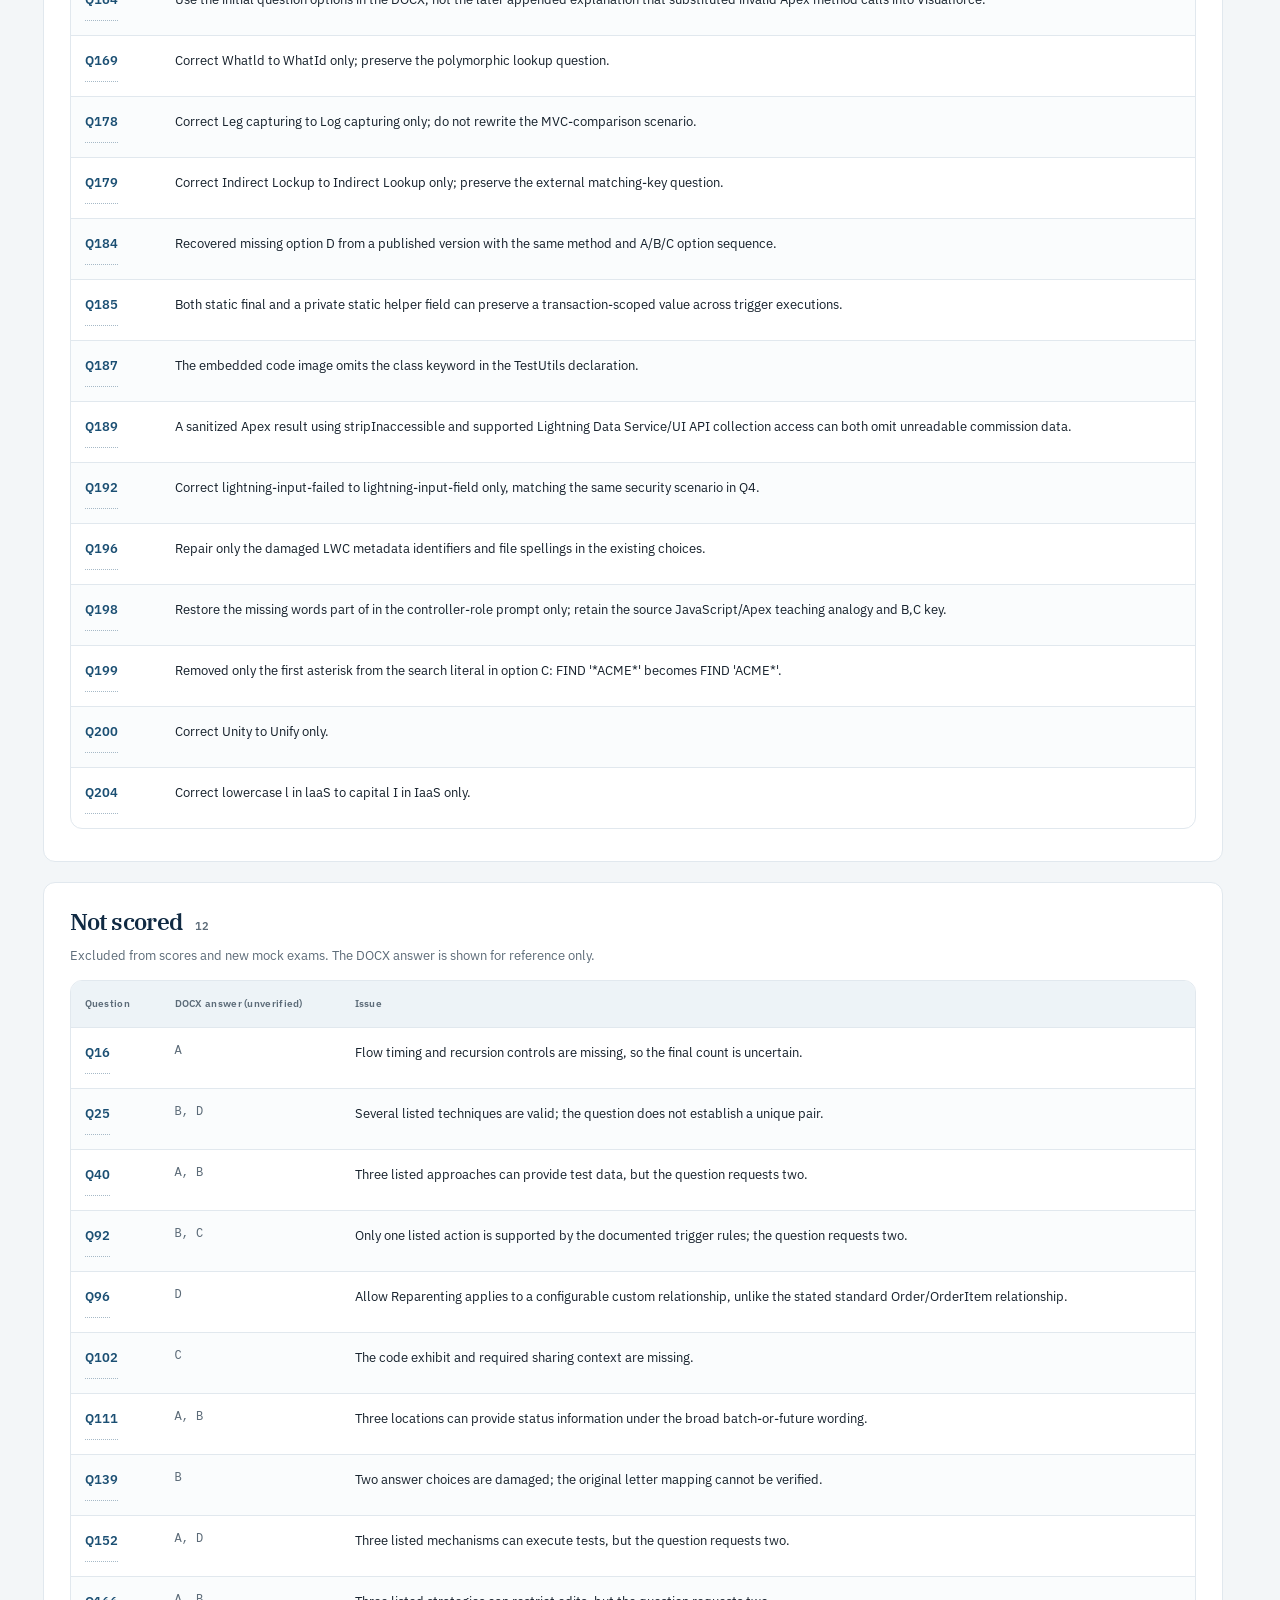
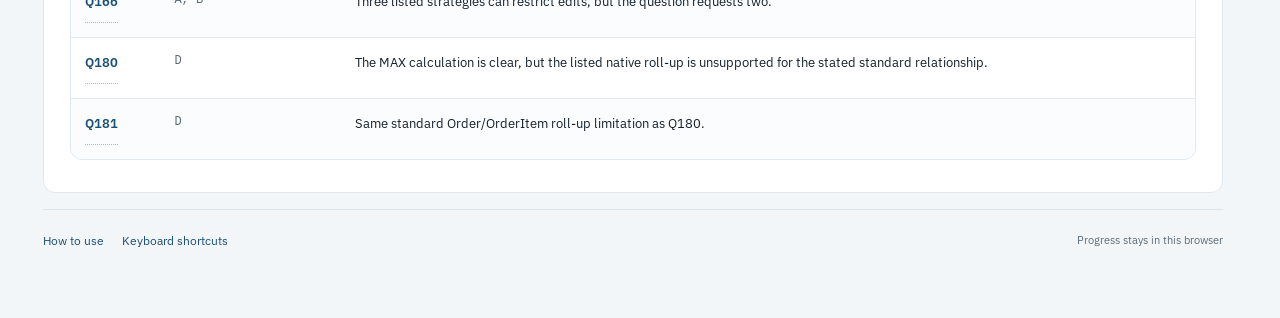
<file: salesforce-certified-platform-developer/notice.html>
<!DOCTYPE html>
<html lang="en">
<head>
  <meta charset="UTF-8">
  <meta name="viewport" content="width=device-width, initial-scale=1">
  <title>Mock notices — Platform Developer</title>
  <link rel="preconnect" href="https://fonts.googleapis.com">
  <link rel="preconnect" href="https://fonts.gstatic.com" crossorigin>
  <link href="https://fonts.googleapis.com/css2?family=IBM+Plex+Sans:wght@400;500;600&amp;family=IBM+Plex+Serif:wght@500;600&amp;display=swap" rel="stylesheet">
  <link rel="stylesheet" href="../quiz/css/styles.css">
  <link rel="stylesheet" href="../quiz/css/notice.css">
</head>

<body class="notice-page notice-compact">
<a class="notice-skip" href="#notice-overview">Skip to review notes</a>
<div class="wrap notice-shell">
  <div data-site-header></div>
  <div class="notice-header"><a class="ghost nav-control notice-back" href="index.html">← Back to quiz</a><button type="button" class="ghost nav-control" data-notice-print hidden>Print</button></div>
  <main class="notice-article">
    <header class="notice-hero" id="notice-overview" tabindex="-1" aria-labelledby="mock-review-title">
      <p class="notice-kicker">Platform Developer</p>
      <h1 id="mock-review-title">Mock review notes</h1>
      <p class="notice-intro">Key corrections, repairs, and unresolved questions. Open a question in Practice for its full explanation and exact changes.</p>
      <div class="notice-meta"><span>204 questions</span><span>192 scored</span></div>
      <nav class="notice-summary" aria-label="Review categories"><a class="notice-stat corrected" href="#incorrect-answer-keys" data-review-count="corrected"><span class="notice-stat-top">Corrected answers</span><strong>29</strong></a>
<a class="notice-stat repaired" href="#wording-options-code-and-assumptions" data-review-count="repaired"><span class="notice-stat-top">Repaired questions</span><strong>43</strong></a>
<a class="notice-stat ungraded" href="#not-scored" data-review-count="ungraded"><span class="notice-stat-top">Not scored</span><strong>12</strong></a></nav>
      <details class="notice-about"><summary>Original mock</summary><div><p><a href="Salesforce Certified Platform Developer Mock.docx">Salesforce Certified Platform Developer Mock.docx</a>. Original question numbers and DOCX answers are preserved.</p></div></details>
    </header>
    <section class="notice-tools" aria-label="Find a review note" data-notice-tools hidden>
      <form class="notice-search-form" role="search"><label for="notice-search" class="sr-only">Search review notes</label><div class="notice-search-field"><input id="notice-search" type="search" placeholder="Question number or keyword…" autocomplete="off" aria-describedby="notice-search-status"><button type="button" class="quiet" data-notice-clear disabled>Clear</button></div></form>
      <p class="notice-search-status" id="notice-search-status" role="status" aria-live="polite"></p>
      <p class="notice-search-empty" hidden>No matching review notes. Try another question number or keyword.</p>
    </section>
<section class="notice-section corrected" aria-labelledby="incorrect-answer-keys" data-notice-section>
<h2 id="incorrect-answer-keys">Corrected answers <span class="notice-section-count">29</span></h2>
<p>The quiz uses a different answer from the DOCX mock.</p>
<div class="notice-table" role="region" tabindex="0" aria-label="Corrected answers"><table role="table"><thead role="rowgroup"><tr role="row"><th scope="col" role="columnheader">Question</th><th scope="col" role="columnheader">DOCX answer</th><th scope="col" role="columnheader">Quiz answer</th><th scope="col" role="columnheader">Reason</th></tr></thead><tbody role="rowgroup">
<tr role="row" id="note-corrected-18" data-questions="18">
<td role="cell" data-label="Question"><a class="notice-question" href="#note-corrected-18">Q18</a></td><td role="cell" data-label="DOCX answer" class="source-key">A, B, C</td><td role="cell" data-label="Quiz answer" class="reviewed-key">A, B, E</td><td role="cell" data-label="Reason">Upload the SVG as a static resource, import its URL in JavaScript, expose that URL on the component instance, and bind the property from the template.</td>
</tr>
<tr role="row" id="note-corrected-26" data-questions="26">
<td role="cell" data-label="Question"><a class="notice-question" href="#note-corrected-26">Q26</a></td><td role="cell" data-label="DOCX answer" class="source-key">B</td><td role="cell" data-label="Quiz answer" class="reviewed-key">A or D</td><td role="cell" data-label="Reason">With conversion validation and triggers enabled, a validation rule or an after trigger calling addError can require LeadSource during conversion.</td>
</tr>
<tr role="row" id="note-corrected-35" data-questions="35">
<td role="cell" data-label="Question"><a class="notice-question" href="#note-corrected-35">Q35</a></td><td role="cell" data-label="DOCX answer" class="source-key">A</td><td role="cell" data-label="Quiz answer" class="reviewed-key">C</td><td role="cell" data-label="Reason">C uses valid SOSL IN NAME FIELDS with multiple RETURNING objects.</td>
</tr>
<tr role="row" id="note-corrected-42" data-questions="42">
<td role="cell" data-label="Question"><a class="notice-question" href="#note-corrected-42">Q42</a></td><td role="cell" data-label="DOCX answer" class="source-key">A, B, D</td><td role="cell" data-label="Quiz answer" class="reviewed-key">A, B, E</td><td role="cell" data-label="Reason">Set the test PageReference with Test.setCurrentPage, populate its URL parameter map before constructing the controller, and call save().getUrl() to inspect navigation.</td>
</tr>
<tr role="row" id="note-corrected-43" data-questions="43">
<td role="cell" data-label="Question"><a class="notice-question" href="#note-corrected-43">Q43</a></td><td role="cell" data-label="DOCX answer" class="source-key">A</td><td role="cell" data-label="Quiz answer" class="reviewed-key">B</td><td role="cell" data-label="Reason">Missing Name causes a failed SaveResult. Database.insert(a, false) returns the error, but the code does not inspect it.</td>
</tr>
<tr role="row" id="note-corrected-48" data-questions="48">
<td role="cell" data-label="Question"><a class="notice-question" href="#note-corrected-48">Q48</a></td><td role="cell" data-label="DOCX answer" class="source-key">A, D, E</td><td role="cell" data-label="Quiz answer" class="reviewed-key">A, B, D</td><td role="cell" data-label="Reason">ltng:require avoids duplicate loads, respects dependency order within a tag, and can load independent sets in parallel using separate tags.</td>
</tr>
<tr role="row" id="note-corrected-55" data-questions="55">
<td role="cell" data-label="Question"><a class="notice-question" href="#note-corrected-55">Q55</a></td><td role="cell" data-label="DOCX answer" class="source-key">D</td><td role="cell" data-label="Quiz answer" class="reviewed-key">A</td><td role="cell" data-label="Reason">standardController=&quot;Notice__c&quot; selects the custom object’s built-in controller, while extensions=&quot;myControllerExtension&quot; attaches the Apex extension class.</td>
</tr>
<tr role="row" id="note-corrected-58" data-questions="58">
<td role="cell" data-label="Question"><a class="notice-question" href="#note-corrected-58">Q58</a></td><td role="cell" data-label="DOCX answer" class="source-key">B, C</td><td role="cell" data-label="Quiz answer" class="reviewed-key">A, B</td><td role="cell" data-label="Reason">The intended pair is Read/Write access on both the secondary and primary master-detail relationships.</td>
</tr>
<tr role="row" id="note-corrected-67" data-questions="67">
<td role="cell" data-label="Question"><a class="notice-question" href="#note-corrected-67">Q67</a></td><td role="cell" data-label="DOCX answer" class="source-key">D</td><td role="cell" data-label="Quiz answer" class="reviewed-key">B</td><td role="cell" data-label="Reason">Only the first Account is inserted; the list is never inserted. Five existing records plus one new record gives six.</td>
</tr>
<tr role="row" id="note-corrected-74" data-questions="74">
<td role="cell" data-label="Question"><a class="notice-question" href="#note-corrected-74">Q74</a></td><td role="cell" data-label="DOCX answer" class="source-key">B, D</td><td role="cell" data-label="Quiz answer" class="reviewed-key">A, B</td><td role="cell" data-label="Reason">A before-delete Apex trigger can call addError, and a before-delete record-triggered flow can use Custom Error to reject a non-Decommissioned Container deletion.</td>
</tr>
<tr role="row" id="note-corrected-78" data-questions="78">
<td role="cell" data-label="Question"><a class="notice-question" href="#note-corrected-78">Q78</a></td><td role="cell" data-label="DOCX answer" class="source-key">D</td><td role="cell" data-label="Quiz answer" class="reviewed-key">A</td><td role="cell" data-label="Reason">Database.insert(tasks, false) allows ordinary Task row failures to be returned in SaveResult while valid Tasks can succeed without failing the entire operation.</td>
</tr>
<tr role="row" id="note-corrected-79" data-questions="79">
<td role="cell" data-label="Question"><a class="notice-question" href="#note-corrected-79">Q79</a></td><td role="cell" data-label="DOCX answer" class="source-key">A, C, E</td><td role="cell" data-label="Quiz answer" class="reviewed-key">C, D, E</td><td role="cell" data-label="Reason">Inline SOQL can be assigned to a single sObject, a List of sObjects, or an Integer for the special COUNT() form.</td>
</tr>
<tr role="row" id="note-corrected-84" data-questions="84">
<td role="cell" data-label="Question"><a class="notice-question" href="#note-corrected-84">Q84</a></td><td role="cell" data-label="DOCX answer" class="source-key">B</td><td role="cell" data-label="Quiz answer" class="reviewed-key">D</td><td role="cell" data-label="Reason">Test.setCreatedDate(recordId, datetime) can change CreatedDate on an eligible record created by the test.</td>
</tr>
<tr role="row" id="note-corrected-95" data-questions="95">
<td role="cell" data-label="Question"><a class="notice-question" href="#note-corrected-95">Q95</a></td><td role="cell" data-label="DOCX answer" class="source-key">A, C, E</td><td role="cell" data-label="Quiz answer" class="reviewed-key">A, B, D</td><td role="cell" data-label="Reason">User/class/trigger tracing, 24-hour system-log retention, and cumulative log levels are the accurate statements; FINE includes DEBUG and coarser levels.</td>
</tr>
<tr role="row" id="note-corrected-100" data-questions="100">
<td role="cell" data-label="Question"><a class="notice-question" href="#note-corrected-100">Q100</a></td><td role="cell" data-label="DOCX answer" class="source-key">B</td><td role="cell" data-label="Quiz answer" class="reviewed-key">D</td><td role="cell" data-label="Reason">Bounded lazy loading with a transient collection avoids the view-state issue. StandardSetController cannot handle more than 10,000 records.</td>
</tr>
<tr role="row" id="note-corrected-105" data-questions="105">
<td role="cell" data-label="Question"><a class="notice-question" href="#note-corrected-105">Q105</a></td><td role="cell" data-label="DOCX answer" class="source-key">D</td><td role="cell" data-label="Quiz answer" class="reviewed-key">A</td><td role="cell" data-label="Reason">A is static, annotated @InvocableMethod, accepts a list of wrapper inputs, and returns List&lt;List&lt;Recommendation&gt;&gt; as required by the Enhance element.</td>
</tr>
<tr role="row" id="note-corrected-112" data-questions="112">
<td role="cell" data-label="Question"><a class="notice-question" href="#note-corrected-112">Q112</a></td><td role="cell" data-label="DOCX answer" class="source-key">B</td><td role="cell" data-label="Quiz answer" class="reviewed-key">D</td><td role="cell" data-label="Reason">Expose an invocable Apex method that the screen flow calls to retrieve order numbers/dates and return them for display.</td>
</tr>
<tr role="row" id="note-corrected-113" data-questions="113">
<td role="cell" data-label="Question"><a class="notice-question" href="#note-corrected-113">Q113</a></td><td role="cell" data-label="DOCX answer" class="source-key">B, C</td><td role="cell" data-label="Quiz answer" class="reviewed-key">B, D</td><td role="cell" data-label="Reason">Custom-event data belongs in detail, and a parent can listen directly on the child component’s host to receive an event dispatched using this.dispatchEvent().</td>
</tr>
<tr role="row" id="note-corrected-114" data-questions="114">
<td role="cell" data-label="Question"><a class="notice-question" href="#note-corrected-114">Q114</a></td><td role="cell" data-label="DOCX answer" class="source-key">D</td><td role="cell" data-label="Quiz answer" class="reviewed-key">B</td><td role="cell" data-label="Reason">The 151st separate insert exceeds the 150-DML-statement transaction limit, causing an uncatchable LimitException and rollback; zero Accounts remain committed.</td>
</tr>
<tr role="row" id="note-corrected-117" data-questions="117">
<td role="cell" data-label="Question"><a class="notice-question" href="#note-corrected-117">Q117</a></td><td role="cell" data-label="DOCX answer" class="source-key">A</td><td role="cell" data-label="Quiz answer" class="reviewed-key">B or C</td><td role="cell" data-label="Reason">For an AuraEnabled Apex entry point called from LWC, with sharing and inherited sharing both enforce the entry user’s record sharing.</td>
</tr>
<tr role="row" id="note-corrected-124" data-questions="124">
<td role="cell" data-label="Question"><a class="notice-question" href="#note-corrected-124">Q124</a></td><td role="cell" data-label="DOCX answer" class="source-key">D</td><td role="cell" data-label="Quiz answer" class="reviewed-key">C</td><td role="cell" data-label="Reason">Use upsert orders Order_Number__c; to explicitly match the custom External ID rather than Salesforce Id.</td>
</tr>
<tr role="row" id="note-corrected-128" data-questions="128">
<td role="cell" data-label="Question"><a class="notice-question" href="#note-corrected-128">Q128</a></td><td role="cell" data-label="DOCX answer" class="source-key">A</td><td role="cell" data-label="Quiz answer" class="reviewed-key">C</td><td role="cell" data-label="Reason">Use an Aura component implementing lightning:actionOverride for a standard Edit override in Lightning Experience.</td>
</tr>
<tr role="row" id="note-corrected-136" data-questions="136">
<td role="cell" data-label="Question"><a class="notice-question" href="#note-corrected-136">Q136</a></td><td role="cell" data-label="DOCX answer" class="source-key">D</td><td role="cell" data-label="Quiz answer" class="reviewed-key">A</td><td role="cell" data-label="Reason">Use size=12 and mediumDeviceSize=4 on all three items: phones get full-width rows, while tablets and larger devices fit 4 + 4 + 4 into one 12-column row.</td>
</tr>
<tr role="row" id="note-corrected-151" data-questions="151">
<td role="cell" data-label="Question"><a class="notice-question" href="#note-corrected-151">Q151</a></td><td role="cell" data-label="DOCX answer" class="source-key">B, C, D</td><td role="cell" data-label="Quiz answer" class="reviewed-key">B, D, E</td><td role="cell" data-label="Reason">Build the Lightning web component action, grant the custom permission through a permission set, and configure the dynamic action and its visibility on the Lightning record page.</td>
</tr>
<tr role="row" id="note-corrected-153" data-questions="153">
<td role="cell" data-label="Question"><a class="notice-question" href="#note-corrected-153">Q153</a></td><td role="cell" data-label="DOCX answer" class="source-key">C</td><td role="cell" data-label="Quiz answer" class="reviewed-key">A</td><td role="cell" data-label="Reason">A schedule-triggered flow debug run starts with one record.</td>
</tr>
<tr role="row" id="note-corrected-167" data-questions="167">
<td role="cell" data-label="Question"><a class="notice-question" href="#note-corrected-167">Q167</a></td><td role="cell" data-label="DOCX answer" class="source-key">A</td><td role="cell" data-label="Quiz answer" class="reviewed-key">B</td><td role="cell" data-label="Reason">renderAs=&quot;pdf&quot; on apex:page instructs Visualforce to generate PDF output.</td>
</tr>
<tr role="row" id="note-corrected-183" data-questions="183">
<td role="cell" data-label="Question"><a class="notice-question" href="#note-corrected-183">Q183</a></td><td role="cell" data-label="DOCX answer" class="source-key">A</td><td role="cell" data-label="Quiz answer" class="reviewed-key">D</td><td role="cell" data-label="Reason">Process the Account collection in one helper call, query all relevant Assets together and update the collected changes once outside the Account loop.</td>
</tr>
<tr role="row" id="note-corrected-188" data-questions="188">
<td role="cell" data-label="Question"><a class="notice-question" href="#note-corrected-188">Q188</a></td><td role="cell" data-label="DOCX answer" class="source-key">C</td><td role="cell" data-label="Quiz answer" class="reviewed-key">B</td><td role="cell" data-label="Reason">Updating each Lead separately reaches the 150-DML-statement limit before the 10,000-row limit.</td>
</tr>
<tr role="row" id="note-corrected-197" data-questions="197">
<td role="cell" data-label="Question"><a class="notice-question" href="#note-corrected-197">Q197</a></td><td role="cell" data-label="DOCX answer" class="source-key">B, C</td><td role="cell" data-label="Quiz answer" class="reviewed-key">A, C</td><td role="cell" data-label="Reason">Anonymous Apex can call System.schedule to register a periodic Schedulable job and Database.executeBatch to start a Batch Apex job.</td>
</tr>
</tbody></table></div><p class="notice-table-empty" hidden>No matching questions in this section.</p>
</section>
<section class="notice-section repaired" aria-labelledby="wording-options-code-and-assumptions" data-notice-section>
<h2 id="wording-options-code-and-assumptions">Repaired questions <span class="notice-section-count">43</span></h2>
<p>Content was repaired or accepted alternatives were expanded. The original answer remains accepted.</p>
<div class="notice-table" role="region" tabindex="0" aria-label="Repaired questions"><table role="table"><thead role="rowgroup"><tr role="row"><th scope="col" role="columnheader">Question</th><th scope="col" role="columnheader">What changed</th></tr></thead><tbody role="rowgroup">
<tr role="row" id="note-repaired-7" data-questions="7">
<td role="cell" data-label="Question"><a class="notice-question" href="#note-repaired-7">Q7</a></td><td role="cell" data-label="What changed">Correct the obvious OCR word oil to all in choice C; retain the original test scenario and option meanings.</td>
</tr>
<tr role="row" id="note-repaired-8" data-questions="8">
<td role="cell" data-label="Question"><a class="notice-question" href="#note-repaired-8">Q8</a></td><td role="cell" data-label="What changed">The source CLI option does not limit permissions to object Read; its access restrictions can include field permissions.</td>
</tr>
<tr role="row" id="note-repaired-12" data-questions="12">
<td role="cell" data-label="Question"><a class="notice-question" href="#note-repaired-12">Q12</a></td><td role="cell" data-label="What changed">Recovered the missing multi-tenant context; accepts either A or B.</td>
</tr>
<tr role="row" id="note-repaired-19" data-questions="19">
<td role="cell" data-label="Question"><a class="notice-question" href="#note-repaired-19">Q19</a></td><td role="cell" data-label="What changed">Repair the damaged LastModifiedDate phrase and witch/switch typo only; retain the original iteration question and C key.</td>
</tr>
<tr role="row" id="note-repaired-29" data-questions="29">
<td role="cell" data-label="Question"><a class="notice-question" href="#note-repaired-29">Q29</a></td><td role="cell" data-label="What changed">Correct Bulk APL to Bulk API only.</td>
</tr>
<tr role="row" id="note-repaired-37" data-questions="37">
<td role="cell" data-label="Question"><a class="notice-question" href="#note-repaired-37">Q37</a></td><td role="cell" data-label="What changed">Correct only the comma-separated Schema.sObjectType.Account.isDeletable() expression in B.</td>
</tr>
<tr role="row" id="note-repaired-39" data-questions="39">
<td role="cell" data-label="Question"><a class="notice-question" href="#note-repaired-39">Q39</a></td><td role="cell" data-label="What changed">Replace the malformed closing parenthesis with a SOQL closing bracket.</td>
</tr>
<tr role="row" id="note-repaired-45" data-questions="45">
<td role="cell" data-label="Question"><a class="notice-question" href="#note-repaired-45">Q45</a></td><td role="cell" data-label="What changed">Correct External 1D to External ID and SOOL to SOQL; do not otherwise rewrite the indexing statement.</td>
</tr>
<tr role="row" id="note-repaired-49" data-questions="49">
<td role="cell" data-label="Question"><a class="notice-question" href="#note-repaired-49">Q49</a></td><td role="cell" data-label="What changed">Accepts A or D: code coverage can be viewed in Developer Console or Setup after running tests.</td>
</tr>
<tr role="row" id="note-repaired-50" data-questions="50">
<td role="cell" data-label="Question"><a class="notice-question" href="#note-repaired-50">Q50</a></td><td role="cell" data-label="What changed">Correct LinkException to LimitException and CelloutException to CalloutException; the uncatchable-governor-limit question and B key are unchanged.</td>
</tr>
<tr role="row" id="note-repaired-64" data-questions="64">
<td role="cell" data-label="Question"><a class="notice-question" href="#note-repaired-64">Q64</a></td><td role="cell" data-label="What changed">Recovered the four numeric answer choices in the supplied published sequence: A = 200, B = 1, C = 201, D = 0.</td>
</tr>
<tr role="row" id="note-repaired-68" data-questions="68">
<td role="cell" data-label="Question"><a class="notice-question" href="#note-repaired-68">Q68</a></td><td role="cell" data-label="What changed">Normalize the damaged candidate identifier and custom-object API names only; preserve the existing CSV-matching scenario and choices.</td>
</tr>
<tr role="row" id="note-repaired-72" data-questions="72">
<td role="cell" data-label="Question"><a class="notice-question" href="#note-repaired-72">Q72</a></td><td role="cell" data-label="What changed">A and B are case-only duplicates in case-insensitive Apex.</td>
</tr>
<tr role="row" id="note-repaired-75" data-questions="75">
<td role="cell" data-label="Question"><a class="notice-question" href="#note-repaired-75">Q75</a></td><td role="cell" data-label="What changed">Both execution logging and provisioned Apex Interactive Debugger stepping are valid troubleshooting methods.</td>
</tr>
<tr role="row" id="note-repaired-81" data-questions="81">
<td role="cell" data-label="Question"><a class="notice-question" href="#note-repaired-81">Q81</a></td><td role="cell" data-label="What changed">Correct Test, loadData to Test.loadData only; retain the CSV/static-resource question and C,D key.</td>
</tr>
<tr role="row" id="note-repaired-87" data-questions="87">
<td role="cell" data-label="Question"><a class="notice-question" href="#note-repaired-87">Q87</a></td><td role="cell" data-label="What changed">Remove the extra quote in RestResource and repair the AuraEnabled misspelling only; retain the REST-class annotation question and B key.</td>
</tr>
<tr role="row" id="note-repaired-94" data-questions="94">
<td role="cell" data-label="Question"><a class="notice-question" href="#note-repaired-94">Q94</a></td><td role="cell" data-label="What changed">The original broad question allows reusable base components, component templates, and Classic embedding through Visualforce/Lightning Out.</td>
</tr>
<tr role="row" id="note-repaired-98" data-questions="98">
<td role="cell" data-label="Question"><a class="notice-question" href="#note-repaired-98">Q98</a></td><td role="cell" data-label="What changed">Repair only damaged custom-object/relationship suffixes in the choices.</td>
</tr>
<tr role="row" id="note-repaired-103" data-questions="103">
<td role="cell" data-label="Question"><a class="notice-question" href="#note-repaired-103">Q103</a></td><td role="cell" data-label="What changed">Accepts C or D: both change sets and Salesforce CLI can deploy the sandbox metadata to production.</td>
</tr>
<tr role="row" id="note-repaired-107" data-questions="107">
<td role="cell" data-label="Question"><a class="notice-question" href="#note-repaired-107">Q107</a></td><td role="cell" data-label="What changed">Correct upset to upsert in the distractor only.</td>
</tr>
<tr role="row" id="note-repaired-127" data-questions="127">
<td role="cell" data-label="Question"><a class="notice-question" href="#note-repaired-127">Q127</a></td><td role="cell" data-label="What changed">Retained the externally recovered before-insert Contact trigger that calls MyClass.myStaticMethod.</td>
</tr>
<tr role="row" id="note-repaired-130" data-questions="130">
<td role="cell" data-label="Question"><a class="notice-question" href="#note-repaired-130">Q130</a></td><td role="cell" data-label="What changed">Recovered the omitted controller/page exhibit from a matching published question.</td>
</tr>
<tr role="row" id="note-repaired-137" data-questions="137">
<td role="cell" data-label="Question"><a class="notice-question" href="#note-repaired-137">Q137</a></td><td role="cell" data-label="What changed">Moved with sharing before class in the AccountsController and AccountsController_Test declarations and added static to getAllAccounts(), matching @AuraEnabled and its existing class-level call.</td>
</tr>
<tr role="row" id="note-repaired-143" data-questions="143">
<td role="cell" data-label="Question"><a class="notice-question" href="#note-repaired-143">Q143</a></td><td role="cell" data-label="What changed">Expanded accepted single-choice answers from printed C to A, C or D because the original Apex, Controller and extension options overlap.</td>
</tr>
<tr role="row" id="note-repaired-147" data-questions="147">
<td role="cell" data-label="Question"><a class="notice-question" href="#note-repaired-147">Q147</a></td><td role="cell" data-label="What changed">Correct cacneable to cacheable only; the annotation question and A key are unchanged.</td>
</tr>
<tr role="row" id="note-repaired-154" data-questions="154">
<td role="cell" data-label="Question"><a class="notice-question" href="#note-repaired-154">Q154</a></td><td role="cell" data-label="What changed">Recovered the three omitted roll-up field names from a matching published question: Total_Timesheets__c, Total_Approved_Timesheets__c and Total_Rejected_Timesheet__c.</td>
</tr>
<tr role="row" id="note-repaired-156" data-questions="156">
<td role="cell" data-label="Question"><a class="notice-question" href="#note-repaired-156">Q156</a></td><td role="cell" data-label="What changed">Normalize damaged Application and Preferred Locations API names only.</td>
</tr>
<tr role="row" id="note-repaired-159" data-questions="159">
<td role="cell" data-label="Question"><a class="notice-question" href="#note-repaired-159">Q159</a></td><td role="cell" data-label="What changed">Correct Function object to Junction object only; preserve the many-to-many reporting requirement.</td>
</tr>
<tr role="row" id="note-repaired-160" data-questions="160">
<td role="cell" data-label="Question"><a class="notice-question" href="#note-repaired-160">Q160</a></td><td role="cell" data-label="What changed">Correct Buddle to Bubble only; preserve the Aura event-phase question.</td>
</tr>
<tr role="row" id="note-repaired-164" data-questions="164">
<td role="cell" data-label="Question"><a class="notice-question" href="#note-repaired-164">Q164</a></td><td role="cell" data-label="What changed">Use the initial question options in the DOCX, not the later appended explanation that substituted invalid Apex method calls into Visualforce.</td>
</tr>
<tr role="row" id="note-repaired-169" data-questions="169">
<td role="cell" data-label="Question"><a class="notice-question" href="#note-repaired-169">Q169</a></td><td role="cell" data-label="What changed">Correct Whatld to WhatId only; preserve the polymorphic lookup question.</td>
</tr>
<tr role="row" id="note-repaired-178" data-questions="178">
<td role="cell" data-label="Question"><a class="notice-question" href="#note-repaired-178">Q178</a></td><td role="cell" data-label="What changed">Correct Leg capturing to Log capturing only; do not rewrite the MVC-comparison scenario.</td>
</tr>
<tr role="row" id="note-repaired-179" data-questions="179">
<td role="cell" data-label="Question"><a class="notice-question" href="#note-repaired-179">Q179</a></td><td role="cell" data-label="What changed">Correct Indirect Lockup to Indirect Lookup only; preserve the external matching-key question.</td>
</tr>
<tr role="row" id="note-repaired-184" data-questions="184">
<td role="cell" data-label="Question"><a class="notice-question" href="#note-repaired-184">Q184</a></td><td role="cell" data-label="What changed">Recovered missing option D from a published version with the same method and A/B/C option sequence.</td>
</tr>
<tr role="row" id="note-repaired-185" data-questions="185">
<td role="cell" data-label="Question"><a class="notice-question" href="#note-repaired-185">Q185</a></td><td role="cell" data-label="What changed">Both static final and a private static helper field can preserve a transaction-scoped value across trigger executions.</td>
</tr>
<tr role="row" id="note-repaired-187" data-questions="187">
<td role="cell" data-label="Question"><a class="notice-question" href="#note-repaired-187">Q187</a></td><td role="cell" data-label="What changed">The embedded code image omits the class keyword in the TestUtils declaration.</td>
</tr>
<tr role="row" id="note-repaired-189" data-questions="189">
<td role="cell" data-label="Question"><a class="notice-question" href="#note-repaired-189">Q189</a></td><td role="cell" data-label="What changed">A sanitized Apex result using stripInaccessible and supported Lightning Data Service/UI API collection access can both omit unreadable commission data.</td>
</tr>
<tr role="row" id="note-repaired-192" data-questions="192">
<td role="cell" data-label="Question"><a class="notice-question" href="#note-repaired-192">Q192</a></td><td role="cell" data-label="What changed">Correct lightning-input-failed to lightning-input-field only, matching the same security scenario in Q4.</td>
</tr>
<tr role="row" id="note-repaired-196" data-questions="196">
<td role="cell" data-label="Question"><a class="notice-question" href="#note-repaired-196">Q196</a></td><td role="cell" data-label="What changed">Repair only the damaged LWC metadata identifiers and file spellings in the existing choices.</td>
</tr>
<tr role="row" id="note-repaired-198" data-questions="198">
<td role="cell" data-label="Question"><a class="notice-question" href="#note-repaired-198">Q198</a></td><td role="cell" data-label="What changed">Restore the missing words part of in the controller-role prompt only; retain the source JavaScript/Apex teaching analogy and B,C key.</td>
</tr>
<tr role="row" id="note-repaired-199" data-questions="199">
<td role="cell" data-label="Question"><a class="notice-question" href="#note-repaired-199">Q199</a></td><td role="cell" data-label="What changed">Removed only the first asterisk from the search literal in option C: FIND &#x27;*ACME*&#x27; becomes FIND &#x27;ACME*&#x27;.</td>
</tr>
<tr role="row" id="note-repaired-200" data-questions="200">
<td role="cell" data-label="Question"><a class="notice-question" href="#note-repaired-200">Q200</a></td><td role="cell" data-label="What changed">Correct Unity to Unify only.</td>
</tr>
<tr role="row" id="note-repaired-204" data-questions="204">
<td role="cell" data-label="Question"><a class="notice-question" href="#note-repaired-204">Q204</a></td><td role="cell" data-label="What changed">Correct lowercase l in laaS to capital I in IaaS only.</td>
</tr>
</tbody></table></div><p class="notice-table-empty" hidden>No matching questions in this section.</p>
</section>
<section class="notice-section ungraded" aria-labelledby="not-scored" data-notice-section>
<h2 id="not-scored">Not scored <span class="notice-section-count">12</span></h2>
<p>Excluded from scores and new mock exams. The DOCX answer is shown for reference only.</p>
<div class="notice-table" role="region" tabindex="0" aria-label="Not scored"><table role="table"><thead role="rowgroup"><tr role="row"><th scope="col" role="columnheader">Question</th><th scope="col" role="columnheader">DOCX answer (unverified)</th><th scope="col" role="columnheader">Issue</th></tr></thead><tbody role="rowgroup">
<tr role="row" id="note-ungraded-16" data-questions="16">
<td role="cell" data-label="Question"><a class="notice-question" href="#note-ungraded-16">Q16</a></td><td role="cell" data-label="DOCX answer (unverified)" class="source-key">A</td><td role="cell" data-label="Issue">Flow timing and recursion controls are missing, so the final count is uncertain.</td>
</tr>
<tr role="row" id="note-ungraded-25" data-questions="25">
<td role="cell" data-label="Question"><a class="notice-question" href="#note-ungraded-25">Q25</a></td><td role="cell" data-label="DOCX answer (unverified)" class="source-key">B, D</td><td role="cell" data-label="Issue">Several listed techniques are valid; the question does not establish a unique pair.</td>
</tr>
<tr role="row" id="note-ungraded-40" data-questions="40">
<td role="cell" data-label="Question"><a class="notice-question" href="#note-ungraded-40">Q40</a></td><td role="cell" data-label="DOCX answer (unverified)" class="source-key">A, B</td><td role="cell" data-label="Issue">Three listed approaches can provide test data, but the question requests two.</td>
</tr>
<tr role="row" id="note-ungraded-92" data-questions="92">
<td role="cell" data-label="Question"><a class="notice-question" href="#note-ungraded-92">Q92</a></td><td role="cell" data-label="DOCX answer (unverified)" class="source-key">B, C</td><td role="cell" data-label="Issue">Only one listed action is supported by the documented trigger rules; the question requests two.</td>
</tr>
<tr role="row" id="note-ungraded-96" data-questions="96">
<td role="cell" data-label="Question"><a class="notice-question" href="#note-ungraded-96">Q96</a></td><td role="cell" data-label="DOCX answer (unverified)" class="source-key">D</td><td role="cell" data-label="Issue">Allow Reparenting applies to a configurable custom relationship, unlike the stated standard Order/OrderItem relationship.</td>
</tr>
<tr role="row" id="note-ungraded-102" data-questions="102">
<td role="cell" data-label="Question"><a class="notice-question" href="#note-ungraded-102">Q102</a></td><td role="cell" data-label="DOCX answer (unverified)" class="source-key">C</td><td role="cell" data-label="Issue">The code exhibit and required sharing context are missing.</td>
</tr>
<tr role="row" id="note-ungraded-111" data-questions="111">
<td role="cell" data-label="Question"><a class="notice-question" href="#note-ungraded-111">Q111</a></td><td role="cell" data-label="DOCX answer (unverified)" class="source-key">A, B</td><td role="cell" data-label="Issue">Three locations can provide status information under the broad batch-or-future wording.</td>
</tr>
<tr role="row" id="note-ungraded-139" data-questions="139">
<td role="cell" data-label="Question"><a class="notice-question" href="#note-ungraded-139">Q139</a></td><td role="cell" data-label="DOCX answer (unverified)" class="source-key">B</td><td role="cell" data-label="Issue">Two answer choices are damaged; the original letter mapping cannot be verified.</td>
</tr>
<tr role="row" id="note-ungraded-152" data-questions="152">
<td role="cell" data-label="Question"><a class="notice-question" href="#note-ungraded-152">Q152</a></td><td role="cell" data-label="DOCX answer (unverified)" class="source-key">A, D</td><td role="cell" data-label="Issue">Three listed mechanisms can execute tests, but the question requests two.</td>
</tr>
<tr role="row" id="note-ungraded-166" data-questions="166">
<td role="cell" data-label="Question"><a class="notice-question" href="#note-ungraded-166">Q166</a></td><td role="cell" data-label="DOCX answer (unverified)" class="source-key">A, B</td><td role="cell" data-label="Issue">Three listed strategies can restrict edits, but the question requests two.</td>
</tr>
<tr role="row" id="note-ungraded-180" data-questions="180">
<td role="cell" data-label="Question"><a class="notice-question" href="#note-ungraded-180">Q180</a></td><td role="cell" data-label="DOCX answer (unverified)" class="source-key">D</td><td role="cell" data-label="Issue">The MAX calculation is clear, but the listed native roll-up is unsupported for the stated standard relationship.</td>
</tr>
<tr role="row" id="note-ungraded-181" data-questions="181">
<td role="cell" data-label="Question"><a class="notice-question" href="#note-ungraded-181">Q181</a></td><td role="cell" data-label="DOCX answer (unverified)" class="source-key">D</td><td role="cell" data-label="Issue">Same standard Order/OrderItem roll-up limitation as Q180.</td>
</tr>
</tbody></table></div><p class="notice-table-empty" hidden>No matching questions in this section.</p>
</section>
  </main>
  <div data-site-footer></div>
</div>
<script src="../quiz/js/ui/navigation.js" defer></script>
<script src="../quiz/js/ui/notice.js" defer></script>
</body>
</html>
</file>
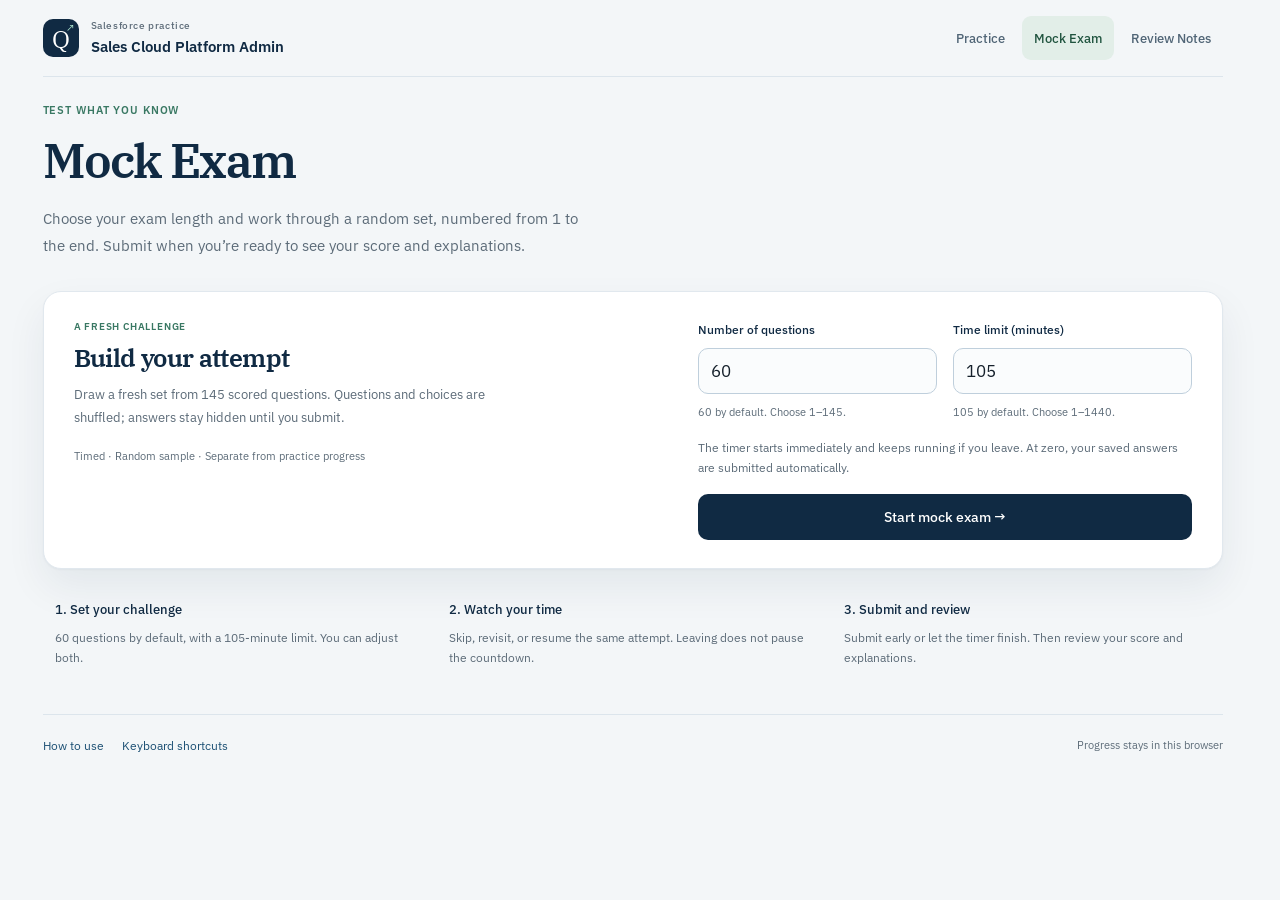
<file: salesforce-sales-cloud-platform-admin/exam.html>
<!DOCTYPE html>
<html lang="en">
<head>
  <meta charset="UTF-8">
  <meta name="viewport" content="width=device-width, initial-scale=1">
  <title>Mock Exam — Sales Cloud Platform Admin</title>
  <link rel="preconnect" href="https://fonts.googleapis.com">
  <link rel="preconnect" href="https://fonts.gstatic.com" crossorigin>
  <link href="https://fonts.googleapis.com/css2?family=IBM+Plex+Sans:wght@400;500;600&family=IBM+Plex+Serif:wght@500;600&display=swap" rel="stylesheet">
  <link rel="stylesheet" href="../quiz/css/styles.css">
</head>
<body data-quiz-page="exam">
  <div id="app">
    <div class="wrap"><section class="card empty">
      <h1>Loading mock exam…</h1>
      <p>If this message remains, keep this quiz folder beside the shared <code>quiz</code> folder so the script can load.</p>
      <noscript><p>Enable JavaScript to use the quiz.</p></noscript>
    </section></div>
  </div>
  <script src="quiz.js"></script>
  <script src="questions.js"></script>
  <script src="../quiz/js/core/model.js"></script>
  <script src="../quiz/js/core/storage.js"></script>
  <script src="../quiz/js/core/exam.js"></script>
  <script src="../quiz/js/ui/content.js"></script>
  <script src="../quiz/js/ui/navigation.js"></script>
  <script src="../quiz/js/ui/screens.js"></script>
  <script src="../quiz/js/ui/events.js"></script>
  <script src="../quiz/js/app.js"></script>
</body>
</html>
</file>
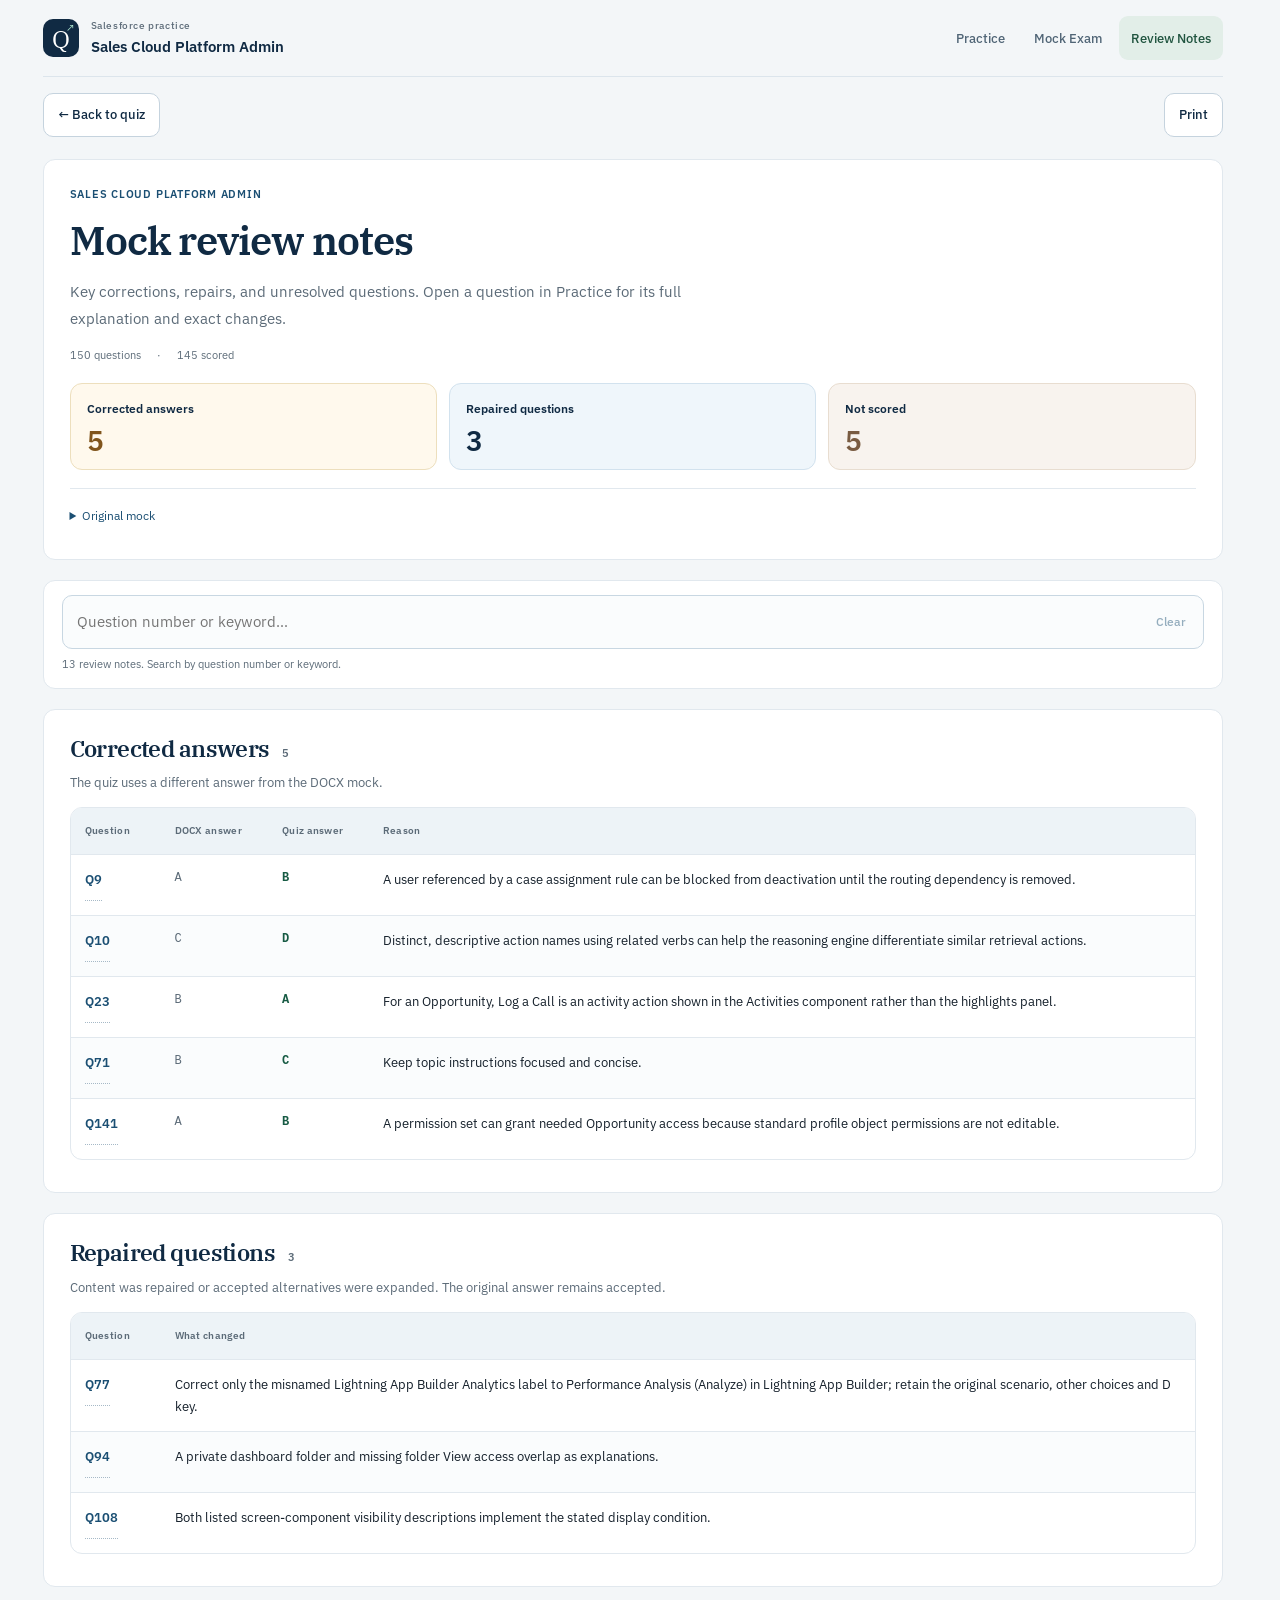
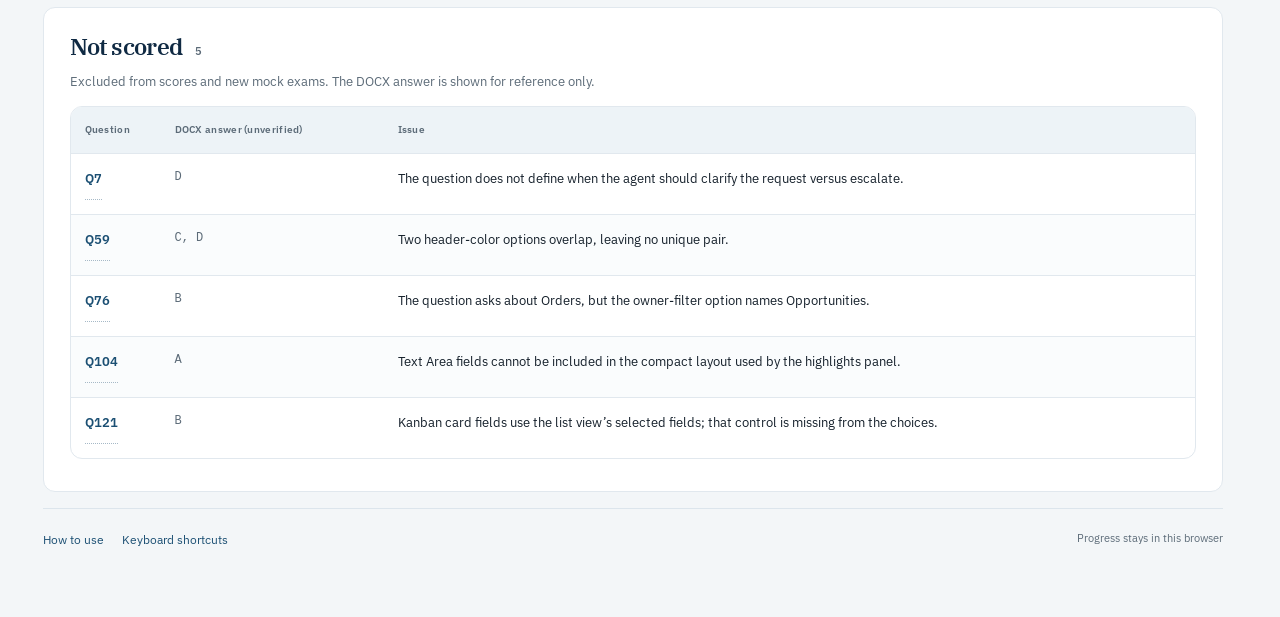
<file: salesforce-sales-cloud-platform-admin/notice.html>
<!DOCTYPE html>
<html lang="en">
<head>
  <meta charset="UTF-8">
  <meta name="viewport" content="width=device-width, initial-scale=1">
  <title>Mock notices — Sales Cloud Platform Admin</title>
  <link rel="preconnect" href="https://fonts.googleapis.com">
  <link rel="preconnect" href="https://fonts.gstatic.com" crossorigin>
  <link href="https://fonts.googleapis.com/css2?family=IBM+Plex+Sans:wght@400;500;600&amp;family=IBM+Plex+Serif:wght@500;600&amp;display=swap" rel="stylesheet">
  <link rel="stylesheet" href="../quiz/css/styles.css">
  <link rel="stylesheet" href="../quiz/css/notice.css">
</head>

<body class="notice-page notice-compact">
<a class="notice-skip" href="#notice-overview">Skip to review notes</a>
<div class="wrap notice-shell">
  <div data-site-header></div>
  <div class="notice-header"><a class="ghost nav-control notice-back" href="index.html">← Back to quiz</a><button type="button" class="ghost nav-control" data-notice-print hidden>Print</button></div>
  <main class="notice-article">
    <header class="notice-hero" id="notice-overview" tabindex="-1" aria-labelledby="mock-review-title">
      <p class="notice-kicker">Sales Cloud Platform Admin</p>
      <h1 id="mock-review-title">Mock review notes</h1>
      <p class="notice-intro">Key corrections, repairs, and unresolved questions. Open a question in Practice for its full explanation and exact changes.</p>
      <div class="notice-meta"><span>150 questions</span><span>145 scored</span></div>
      <nav class="notice-summary" aria-label="Review categories"><a class="notice-stat corrected" href="#incorrect-answer-keys" data-review-count="corrected"><span class="notice-stat-top">Corrected answers</span><strong>5</strong></a>
<a class="notice-stat repaired" href="#wording-options-code-and-assumptions" data-review-count="repaired"><span class="notice-stat-top">Repaired questions</span><strong>3</strong></a>
<a class="notice-stat ungraded" href="#not-scored" data-review-count="ungraded"><span class="notice-stat-top">Not scored</span><strong>5</strong></a></nav>
      <details class="notice-about"><summary>Original mock</summary><div><p><a href="Salesforce Sales Cloud Platform Admin Mork.docx">Salesforce Sales Cloud Platform Admin Mork.docx</a>. Original question numbers and DOCX answers are preserved.</p></div></details>
    </header>
    <section class="notice-tools" aria-label="Find a review note" data-notice-tools hidden>
      <form class="notice-search-form" role="search"><label for="notice-search" class="sr-only">Search review notes</label><div class="notice-search-field"><input id="notice-search" type="search" placeholder="Question number or keyword…" autocomplete="off" aria-describedby="notice-search-status"><button type="button" class="quiet" data-notice-clear disabled>Clear</button></div></form>
      <p class="notice-search-status" id="notice-search-status" role="status" aria-live="polite"></p>
      <p class="notice-search-empty" hidden>No matching review notes. Try another question number or keyword.</p>
    </section>
<section class="notice-section corrected" aria-labelledby="incorrect-answer-keys" data-notice-section>
<h2 id="incorrect-answer-keys">Corrected answers <span class="notice-section-count">5</span></h2>
<p>The quiz uses a different answer from the DOCX mock.</p>
<div class="notice-table" role="region" tabindex="0" aria-label="Corrected answers"><table role="table"><thead role="rowgroup"><tr role="row"><th scope="col" role="columnheader">Question</th><th scope="col" role="columnheader">DOCX answer</th><th scope="col" role="columnheader">Quiz answer</th><th scope="col" role="columnheader">Reason</th></tr></thead><tbody role="rowgroup">
<tr role="row" id="note-corrected-9" data-questions="9">
<td role="cell" data-label="Question"><a class="notice-question" href="#note-corrected-9">Q9</a></td><td role="cell" data-label="DOCX answer" class="source-key">A</td><td role="cell" data-label="Quiz answer" class="reviewed-key">B</td><td role="cell" data-label="Reason">A user referenced by a case assignment rule can be blocked from deactivation until the routing dependency is removed.</td>
</tr>
<tr role="row" id="note-corrected-10" data-questions="10">
<td role="cell" data-label="Question"><a class="notice-question" href="#note-corrected-10">Q10</a></td><td role="cell" data-label="DOCX answer" class="source-key">C</td><td role="cell" data-label="Quiz answer" class="reviewed-key">D</td><td role="cell" data-label="Reason">Distinct, descriptive action names using related verbs can help the reasoning engine differentiate similar retrieval actions.</td>
</tr>
<tr role="row" id="note-corrected-23" data-questions="23">
<td role="cell" data-label="Question"><a class="notice-question" href="#note-corrected-23">Q23</a></td><td role="cell" data-label="DOCX answer" class="source-key">B</td><td role="cell" data-label="Quiz answer" class="reviewed-key">A</td><td role="cell" data-label="Reason">For an Opportunity, Log a Call is an activity action shown in the Activities component rather than the highlights panel.</td>
</tr>
<tr role="row" id="note-corrected-71" data-questions="71">
<td role="cell" data-label="Question"><a class="notice-question" href="#note-corrected-71">Q71</a></td><td role="cell" data-label="DOCX answer" class="source-key">B</td><td role="cell" data-label="Quiz answer" class="reviewed-key">C</td><td role="cell" data-label="Reason">Keep topic instructions focused and concise.</td>
</tr>
<tr role="row" id="note-corrected-141" data-questions="141">
<td role="cell" data-label="Question"><a class="notice-question" href="#note-corrected-141">Q141</a></td><td role="cell" data-label="DOCX answer" class="source-key">A</td><td role="cell" data-label="Quiz answer" class="reviewed-key">B</td><td role="cell" data-label="Reason">A permission set can grant needed Opportunity access because standard profile object permissions are not editable.</td>
</tr>
</tbody></table></div><p class="notice-table-empty" hidden>No matching questions in this section.</p>
</section>
<section class="notice-section repaired" aria-labelledby="wording-options-code-and-assumptions" data-notice-section>
<h2 id="wording-options-code-and-assumptions">Repaired questions <span class="notice-section-count">3</span></h2>
<p>Content was repaired or accepted alternatives were expanded. The original answer remains accepted.</p>
<div class="notice-table" role="region" tabindex="0" aria-label="Repaired questions"><table role="table"><thead role="rowgroup"><tr role="row"><th scope="col" role="columnheader">Question</th><th scope="col" role="columnheader">What changed</th></tr></thead><tbody role="rowgroup">
<tr role="row" id="note-repaired-77" data-questions="77">
<td role="cell" data-label="Question"><a class="notice-question" href="#note-repaired-77">Q77</a></td><td role="cell" data-label="What changed">Correct only the misnamed Lightning App Builder Analytics label to Performance Analysis (Analyze) in Lightning App Builder; retain the original scenario, other choices and D key.</td>
</tr>
<tr role="row" id="note-repaired-94" data-questions="94">
<td role="cell" data-label="Question"><a class="notice-question" href="#note-repaired-94">Q94</a></td><td role="cell" data-label="What changed">A private dashboard folder and missing folder View access overlap as explanations.</td>
</tr>
<tr role="row" id="note-repaired-108" data-questions="108">
<td role="cell" data-label="Question"><a class="notice-question" href="#note-repaired-108">Q108</a></td><td role="cell" data-label="What changed">Both listed screen-component visibility descriptions implement the stated display condition.</td>
</tr>
</tbody></table></div><p class="notice-table-empty" hidden>No matching questions in this section.</p>
</section>
<section class="notice-section ungraded" aria-labelledby="not-scored" data-notice-section>
<h2 id="not-scored">Not scored <span class="notice-section-count">5</span></h2>
<p>Excluded from scores and new mock exams. The DOCX answer is shown for reference only.</p>
<div class="notice-table" role="region" tabindex="0" aria-label="Not scored"><table role="table"><thead role="rowgroup"><tr role="row"><th scope="col" role="columnheader">Question</th><th scope="col" role="columnheader">DOCX answer (unverified)</th><th scope="col" role="columnheader">Issue</th></tr></thead><tbody role="rowgroup">
<tr role="row" id="note-ungraded-7" data-questions="7">
<td role="cell" data-label="Question"><a class="notice-question" href="#note-ungraded-7">Q7</a></td><td role="cell" data-label="DOCX answer (unverified)" class="source-key">D</td><td role="cell" data-label="Issue">The question does not define when the agent should clarify the request versus escalate.</td>
</tr>
<tr role="row" id="note-ungraded-59" data-questions="59">
<td role="cell" data-label="Question"><a class="notice-question" href="#note-ungraded-59">Q59</a></td><td role="cell" data-label="DOCX answer (unverified)" class="source-key">C, D</td><td role="cell" data-label="Issue">Two header-color options overlap, leaving no unique pair.</td>
</tr>
<tr role="row" id="note-ungraded-76" data-questions="76">
<td role="cell" data-label="Question"><a class="notice-question" href="#note-ungraded-76">Q76</a></td><td role="cell" data-label="DOCX answer (unverified)" class="source-key">B</td><td role="cell" data-label="Issue">The question asks about Orders, but the owner-filter option names Opportunities.</td>
</tr>
<tr role="row" id="note-ungraded-104" data-questions="104">
<td role="cell" data-label="Question"><a class="notice-question" href="#note-ungraded-104">Q104</a></td><td role="cell" data-label="DOCX answer (unverified)" class="source-key">A</td><td role="cell" data-label="Issue">Text Area fields cannot be included in the compact layout used by the highlights panel.</td>
</tr>
<tr role="row" id="note-ungraded-121" data-questions="121">
<td role="cell" data-label="Question"><a class="notice-question" href="#note-ungraded-121">Q121</a></td><td role="cell" data-label="DOCX answer (unverified)" class="source-key">B</td><td role="cell" data-label="Issue">Kanban card fields use the list view’s selected fields; that control is missing from the choices.</td>
</tr>
</tbody></table></div><p class="notice-table-empty" hidden>No matching questions in this section.</p>
</section>
  </main>
  <div data-site-footer></div>
</div>
<script src="../quiz/js/ui/navigation.js" defer></script>
<script src="../quiz/js/ui/notice.js" defer></script>
</body>
</html>
</file>
<file: quiz/css/styles.css>
/* Public stylesheet entry point. Keep this order: foundations, layout, pages, chrome. */
@import url("base.css");
@import url("layout.css");
@import url("question.css");
@import url("pages.css");
@import url("navigation.css");
</file>
<file: quiz/css/notice.css>
/* Shared review pages; all content is present in the standalone HTML. */
body.notice-page { background: #f3f6f8; }
.notice-page [hidden] { display: none !important; }
.notice-shell { padding-bottom: 48px; }
.notice-header { display: flex; flex-wrap: wrap; justify-content: space-between; align-items: center; gap: 20px; padding: 22px 0; }
.notice-header-actions { display: flex; flex-wrap: wrap; align-items: center; gap: 12px; }
.notice-header-actions > span { color: var(--muted); font-size: 12px; }
.notice-skip { position: fixed; left: 16px; top: 12px; z-index: 10; padding: 12px 18px; border-radius: 10px; background: var(--navy); color: white; transform: translateY(-200%); }
.notice-skip:focus { transform: none; }
.notice-layout { display: grid; grid-template-columns: 218px minmax(0, 1fr); align-items: start; gap: 28px; }
.notice-contents { position: sticky; top: 24px; max-height: calc(100dvh - 48px); overflow-y: auto; padding: 14px 12px 14px 0; font-size: 13px; line-height: 1.5; }
.notice-contents h2 { margin: 0 12px 14px; color: var(--muted); font-size: 10px; letter-spacing: .1em; text-transform: uppercase; font-weight: 600; }
.notice-contents ul { list-style: none; padding: 0; margin: 0; }
.notice-contents li + li { margin-top: 4px; }
.notice-contents a { display: block; min-height: 44px; padding: 11px 12px; border-radius: 8px; color: var(--muted); text-decoration: none; overflow-wrap: anywhere; }
.notice-contents a:hover { color: var(--navy); background: #e9eff4; }
.notice-contents a[aria-current] { background: #e0ebf3; color: var(--navy); font-weight: 600; box-shadow: inset 3px 0 var(--navy); }
.notice-contents > p { margin: 22px 12px 0; padding-top: 18px; border-top: 1px solid #dce5ec; color: var(--muted); font-size: 11px; line-height: 1.8; }
.notice-article { min-width: 0; line-height: 1.75; overflow-wrap: anywhere; }
.notice-hero, .notice-section, .notice-tools { background: white; border: 1px solid var(--line); border-radius: 18px; box-shadow: 0 3px 16px rgba(16,42,67,.035); }
.notice-hero { padding: 32px; scroll-margin-top: 24px; }
.notice-kicker { color: var(--navy-2); font-size: 11px; font-weight: 600; letter-spacing: .07em; text-transform: uppercase; line-height: 1.6; }
.notice-hero > .notice-kicker { margin: 0 0 10px; }
.notice-article h1, .notice-article h2, .notice-article h3 { color: var(--navy); font-family: var(--serif); font-weight: 600; letter-spacing: -.025em; line-height: 1.3; scroll-margin-top: 28px; }
.notice-article h1 { font-size: clamp(30px, 3.5vw, 40px); margin: 0 0 12px; }
.notice-intro { max-width: 62ch; color: var(--muted); font-size: 15px; line-height: 1.8; margin: 0 0 20px; }
.notice-meta { display: flex; flex-wrap: wrap; gap: 8px 16px; font-size: 11px; color: var(--muted); }
.notice-meta span + span::before { content: "·"; margin-right: 16px; }
.notice-summary { display: grid; grid-template-columns: repeat(3, minmax(0, 1fr)); gap: 12px; margin-top: 26px; }
.notice-stat { display: flex; flex-direction: column; align-items: flex-start; padding: 16px; border: 1px solid #dce6ed; border-radius: 12px; background: #f8fafc; color: var(--muted); text-decoration: none; transition: border-color .16s ease, background .16s ease; }
.notice-stat:hover { background: #f0f6fa; border-color: #9eb8cb; }
.notice-stat-top { display: flex; justify-content: space-between; align-items: center; gap: 12px; width: 100%; color: var(--navy); font-size: 12px; font-weight: 600; }
.notice-stat strong { margin: 12px 0 6px; font-size: 32px; font-weight: 600; letter-spacing: -.04em; line-height: 1; color: var(--navy); }
.notice-stat > span:last-child { font-size: 11px; line-height: 1.7; }
.notice-stat.corrected { background: #fff9ed; border-color: #eddfbd; }
.notice-stat.corrected strong { color: #80551c; }
.notice-stat.repaired { background: #eff6fb; border-color: #d2e2ee; }
.notice-stat.ungraded { background: #f8f3ee; border-color: #e8ddd0; }
.notice-stat.ungraded strong { color: #795b41; }
.notice-about { margin-top: 24px; border-top: 1px solid var(--line); }
.notice-about summary { color: var(--navy-2); cursor: pointer; font-size: 12px; padding: 16px 0 0; min-height: 44px; }
.notice-about > div { padding-top: 16px; color: var(--muted); font-size: 13px; line-height: 1.8; }
.notice-about p { margin: 0 0 14px; }
.notice-about p:last-child { margin-bottom: 0; }
.notice-article a:not(.notice-stat):not(.notice-return) { color: var(--navy-2); text-underline-offset: 3px; }
.notice-tools { display: grid; grid-template-columns: minmax(0, 1fr); gap: 14px; margin-top: 20px; padding: 24px 28px; }
.notice-tools h2 { font-family: var(--sans); font-size: 15px; letter-spacing: -.015em; margin: 0 0 4px; }
.notice-tools > div > p { font-size: 12px; color: var(--muted); line-height: 1.6; margin: 0; }
.notice-search-field { display: flex; align-items: center; gap: 10px; padding: 4px 8px 4px 14px; border: 1px solid #c8d7e2; border-radius: 10px; background: #fafcfd; }
.notice-search-field:focus-within { border-color: var(--navy-2); box-shadow: 0 0 0 2px #e1edf5; }
.notice-search-field > span { font-size: 26px; line-height: 1; color: var(--muted); flex: none; }
.notice-search-field input { width: 100%; min-width: 0; min-height: 44px; border: 0; background: transparent; color: var(--ink); font-size: 15px; padding: 8px 0; }
.notice-search-field input:focus-visible { outline: none; }
.notice-search-field .quiet { flex: none; font-size: 12px; }
.notice-search-status { margin: 0; font-size: 11px; color: var(--muted); line-height: 1.7; }
.notice-search-empty { margin: 0; padding: 14px; border-radius: 8px; background: var(--warn-bg); color: #694c16; font-size: 13px; line-height: 1.7; }
.notice-section { margin-top: 20px; padding: 30px 32px; }
.notice-section-heading { display: flex; justify-content: space-between; align-items: baseline; gap: 12px; margin-bottom: 8px; }
.notice-section-heading .notice-kicker { margin: 0; color: var(--muted); font-size: 10px; }
.notice-section-count { font-size: 11px; color: var(--muted); white-space: nowrap; }
.notice-article .notice-section h2 { font-size: 25px; margin: 0 0 18px; }
.notice-article h3 { font-size: 20px; margin: 28px 0 12px; }
.notice-section p, .notice-section li { font-size: 14px; line-height: 1.85; }
.notice-section p { margin: 0 0 16px; }
.notice-section li + li { margin-top: 12px; }
.notice-section ul { padding-left: 20px; margin: 16px 0; }
.notice-section code { font-size: .9em; padding: 2px 4px; border-radius: 4px; background: #edf3f7; }
.notice-article .notice-section-top { display: inline-block; min-height: 40px; margin-top: 16px; padding-top: 12px; font-size: 11px; text-decoration: none; }
.notice-article .notice-section-top:hover { text-decoration: underline; }
.notice-table { position: relative; width: 100%; max-width: 100%; margin: 22px 0 8px; overflow-x: auto; border: 1px solid var(--line); border-radius: 12px; }
.notice-table:focus-visible { outline: 3px solid var(--navy-2); outline-offset: 3px; }
.notice-table table { width: 100%; min-width: 480px; border-collapse: collapse; font-size: 13px; line-height: 1.8; }
.notice-table th, .notice-table td { padding: 14px; text-align: left; vertical-align: top; border-bottom: 1px solid var(--line); }
.notice-table th { background: #edf3f7; color: var(--muted); font-size: 10px; letter-spacing: .03em; font-weight: 600; }
.notice-table th:first-child, .notice-table td:first-child { width: 90px; }
.notice-table td:first-child { font-weight: 600; color: var(--navy); }
.notice-table tbody tr:nth-child(even) { background: #fafcfd; }
.notice-table tbody tr:last-child td { border-bottom: 0; }
.notice-table tbody tr:target, .notice-table tbody tr:focus { background: #edf6fc; outline: 2px solid #7dabc8; outline-offset: -2px; }
.notice-table .source-key, .notice-table .reviewed-key { min-width: 78px; font-family: ui-monospace, SFMono-Regular, Menlo, Consolas, monospace; font-size: 12px; overflow-wrap: normal; }
.notice-table .source-key { color: var(--muted); }
.notice-table .reviewed-key { color: #175b44; font-weight: 600; }
.notice-article .notice-question { display: inline-block; min-height: 32px; text-decoration: none; border-bottom: 1px dotted #a6b9c7; white-space: nowrap; }
.notice-article .notice-question:hover { border-bottom-style: solid; }
.notice-table-empty { color: var(--muted); background: #f7f9fb; border-radius: 8px; padding: 14px; }
.notice-footer { display: flex; justify-content: space-between; align-items: center; gap: 16px; margin-top: 24px; padding: 20px 4px; }
.notice-footer p { margin: 0; color: var(--muted); font-size: 13px; }

/* Keep the current notice focused on the three review states. */
.notice-compact .notice-hero, .notice-compact .notice-section, .notice-compact .notice-tools { border-radius: 12px; box-shadow: none; }
.notice-compact .notice-hero { padding: 26px; }
.notice-compact .notice-intro { max-width: 75ch; margin-bottom: 14px; }
.notice-compact .notice-summary { margin-top: 18px; }
.notice-compact .notice-stat { padding: 14px 16px; }
.notice-compact .notice-stat strong { margin: 8px 0 0; font-size: 28px; }
.notice-compact .notice-about { margin-top: 18px; }
.notice-compact .notice-tools { padding: 14px 18px; gap: 6px; }
.notice-compact .notice-section { padding: 24px 26px; }
.notice-compact .notice-section h2 { margin-bottom: 8px; font-size: 23px; }
.notice-compact .notice-section h2 .notice-section-count { font-family: var(--sans); margin-left: 8px; }
.notice-compact .notice-section > p { margin-bottom: 12px; color: var(--muted); font-size: 13px; }
.notice-compact .notice-table { margin-top: 12px; }
.notice-compact .notice-table td { line-height: 1.65; }

@media (max-width: 1000px) {
  .notice-layout { grid-template-columns: 180px minmax(0, 1fr); gap: 20px; }
  .notice-hero { padding: 26px; }
  .notice-section { padding: 26px; }
  .notice-summary { gap: 8px; }
  .notice-stat { padding: 14px; }
}
@media (max-width: 800px) {
  .notice-header { padding: 14px 0; }
  .notice-header-actions > span { display: none; }
  .notice-layout { grid-template-columns: minmax(0, 1fr); gap: 18px; }
  .notice-contents { position: static; max-height: none; padding: 16px; border: 1px solid var(--line); border-radius: 12px; background: white; }
  .notice-contents h2 { margin: 0 4px 8px; }
  .notice-contents ul { display: flex; gap: 6px; overflow-x: auto; padding: 4px; }
  .notice-contents li { flex: none; }
  .notice-contents li + li { margin-top: 0; }
  .notice-contents a { background: #f2f6f9; white-space: nowrap; font-size: 12px; }
  .notice-contents > p { display: none; }
  .notice-tools { padding: 22px 24px; }
}
@media (max-width: 600px) {
  .notice-compact .notice-hero, .notice-compact .notice-section { padding: 20px 18px; }
  .notice-compact .notice-stat strong { grid-row: 1; margin: 0; }
  .notice-shell { padding-bottom: 24px; }
  .notice-hero, .notice-section { padding: 22px 18px; border-radius: 14px; }
  .notice-intro { font-size: 14px; }
  .notice-meta { gap: 8px 12px; }
  .notice-meta span + span::before { margin-right: 12px; }
  .notice-summary { grid-template-columns: minmax(0, 1fr); gap: 8px; margin-top: 20px; }
  .notice-stat { display: grid; grid-template-columns: minmax(0, 1fr) auto; align-items: center; gap: 4px 14px; padding: 14px; }
  .notice-stat-top { grid-column: 1; }
  .notice-stat-top > span { display: none; }
  .notice-stat strong { grid-column: 2; grid-row: 1 / span 2; font-size: 29px; margin: 0; }
  .notice-stat > span:last-child { grid-column: 1; }
  .notice-tools { padding: 20px 18px; }
  .notice-search-field input { font-size: 16px; }
  .notice-article .notice-section h2 { font-size: 23px; }
  .notice-table { border: 0; overflow: visible; }
  .notice-table table, .notice-table tbody { display: block; min-width: 0; }
  .notice-table thead { position: absolute; top: 0; left: 0; width: 1px; height: 1px; overflow: hidden; clip-path: inset(50%); }
  .notice-table tbody { display: grid; gap: 12px; }
  .notice-table tbody tr { display: grid; grid-template-columns: repeat(2, minmax(0, 1fr)); border: 1px solid var(--line); border-radius: 10px; overflow: hidden; background: white; }
  .notice-table tbody tr:nth-child(even) { background: white; }
  .notice-table td { display: block; padding: 12px; border: 0; width: auto; min-width: 0; }
  .notice-table td:not(.source-key):not(.reviewed-key), .notice-table td[data-label="Accepted answer"] { grid-column: 1 / -1; }
  .notice-table td::before { content: attr(data-label); display: block; color: var(--muted); font-family: var(--sans); font-size: 10px; font-weight: 500; letter-spacing: .02em; margin-bottom: 5px; }
  .notice-table td:first-child { grid-column: 1 / -1; width: auto; padding: 10px 12px; background: #f2f6f9; border-bottom: 1px solid var(--line); }
  .notice-table td:first-child::before { display: none; }
  .notice-table td:last-child { grid-column: 1 / -1; border-top: 1px solid var(--line); }
  .notice-table .source-key, .notice-table .reviewed-key { min-width: 0; }
  .notice-question { min-height: 28px; }
  .notice-footer { flex-direction: column; align-items: stretch; text-align: center; padding-inline: 12px; }
}
@media print {
  .notice-compact .notice-hero, .notice-compact .notice-section { padding: 0; }
  body.notice-page { background: white; }
  .notice-header, .notice-contents, .notice-tools, .notice-skip, .notice-section-top, .notice-footer { display: none !important; }
  .notice-shell { width: 100%; padding: 0; }
  .notice-layout { display: block; }
  .notice-hero, .notice-section { border: 0; border-radius: 0; box-shadow: none; padding: 0; }
  .notice-hero { margin-bottom: 24px; }
  .notice-article h1 { font-size: 28px; }
  .notice-article .notice-section h2 { font-size: 21px; break-after: avoid; }
  .notice-summary { display: grid; grid-template-columns: repeat(3, 1fr); }
  .notice-stat { display: block; }
  .notice-stat strong { display: block; font-size: 24px; margin: 8px 0; }
  .notice-stat-top > span { display: none; }
  .notice-table, .notice-page .notice-table[hidden] { display: block !important; overflow: visible; border: 1px solid #ddd; }
  .notice-table table { display: table; min-width: 0; font-size: 10px; }
  .notice-table thead { display: table-header-group; position: static; width: auto; height: auto; clip-path: none; overflow: visible; }
  .notice-table tbody { display: table-row-group; }
  .notice-table tbody tr, .notice-page .notice-table tbody tr[hidden] { display: table-row !important; break-inside: avoid; border: 0; }
  .notice-table th, .notice-table td { display: table-cell; padding: 8px; border-bottom: 1px solid #ddd; }
  .notice-table td::before { display: none; }
  .notice-table td:first-child { width: 60px; background: transparent; }
  .notice-table .source-key, .notice-table .reviewed-key { font-size: 10px; min-width: 0; }
  .notice-question { border: 0 !important; min-height: 0 !important; }
  .notice-table-empty, .notice-page .notice-table-empty { display: none !important; }
  .notice-about summary { font-weight: 600; }
}
</file>
